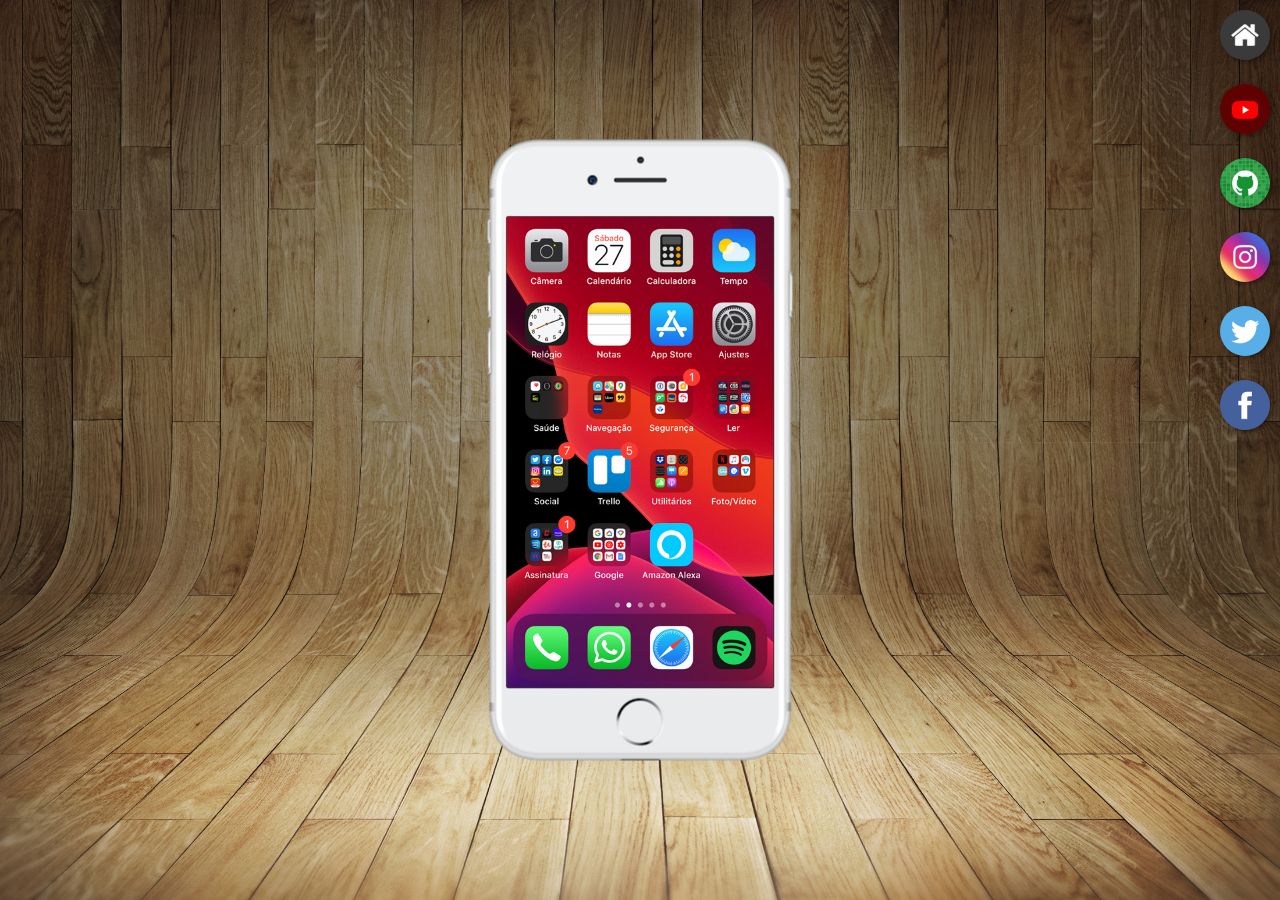
<file: index.html>
<!DOCTYPE html>
<html lang="en">
<head>
    <meta charset="UTF-8">
    <meta http-equiv="X-UA-Compatible" content="IE=edge">
    <meta name="viewport" content="width=device-width, initial-scale=1.0">
   <link rel="shortcut icon" href="imagens/favicon.ico" type="image/x-icon">
   <link rel="stylesheet" href="estilo/style.css">
    <title>Projeto Redes Sociais</title>
</head>
<body>
   <main>
    <section id="telefone">
       <iframe src="home.html" frameborder="0" name="tela" id="tela">
        Seu navegador não é compatível com isso.
       </iframe>
    </section>
    <section id="redes-sociais">
        <a href="home.html" target="tela"><img src="imagens/logo-home.jpg" alt="Home"></a><br>
        <a href="youtube.html" target="tela"><img src="imagens/logo-youtube.jpg" alt="Youtube"></a><br>
        <a href="github.html" target="tela"><img src="imagens/logo-github.jpg" alt="GitHub"></a><br>
        <a href="instagram.html" target="tela"><img src="imagens/logo-instagram.jpg" alt="Instagram"></a><br>
        <a href="twitter.html" target="tela"><img src="imagens/logo-twitter.jpg" alt="Twitter"></a><br>
        <a href="facebook.html" target="tela"><img src="imagens/logo-facebook.jpg" alt="Facebook"></a><br>
  
    </section>
   </main>
</body>
</html>
</file>
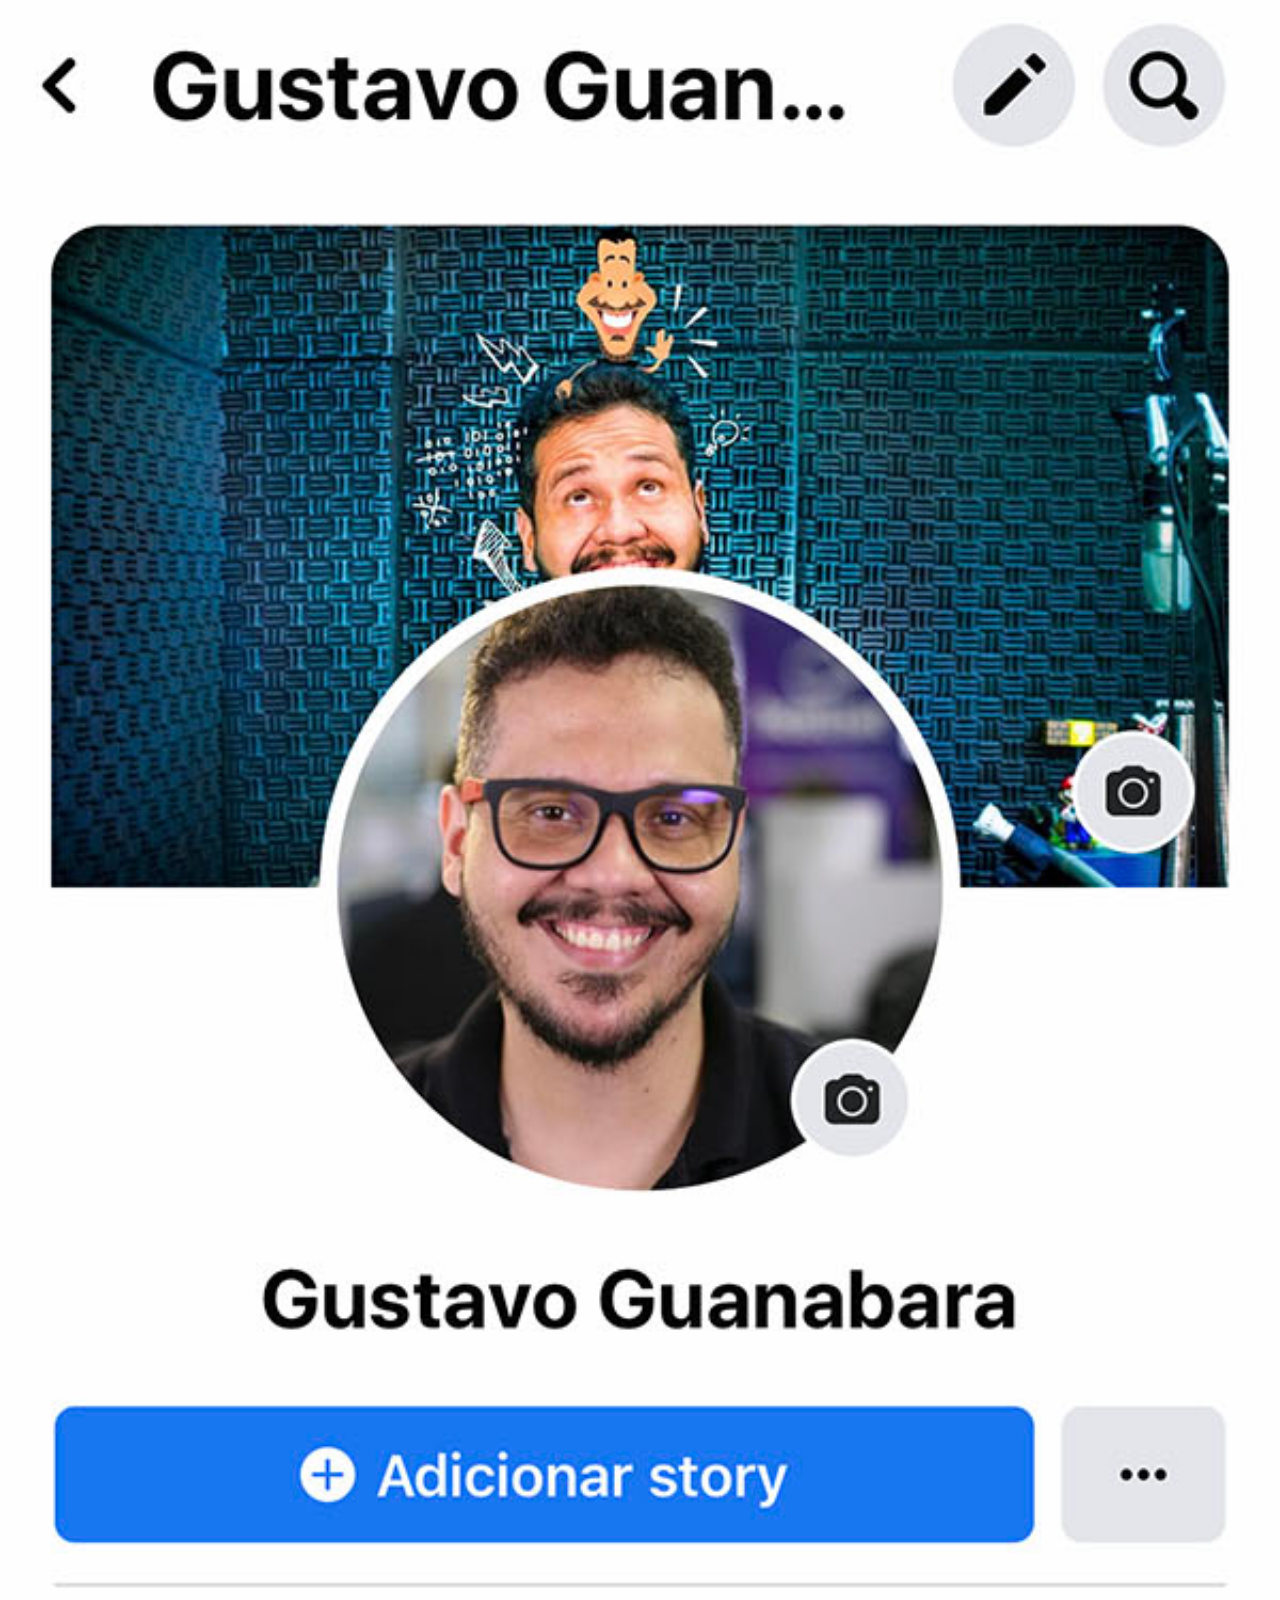
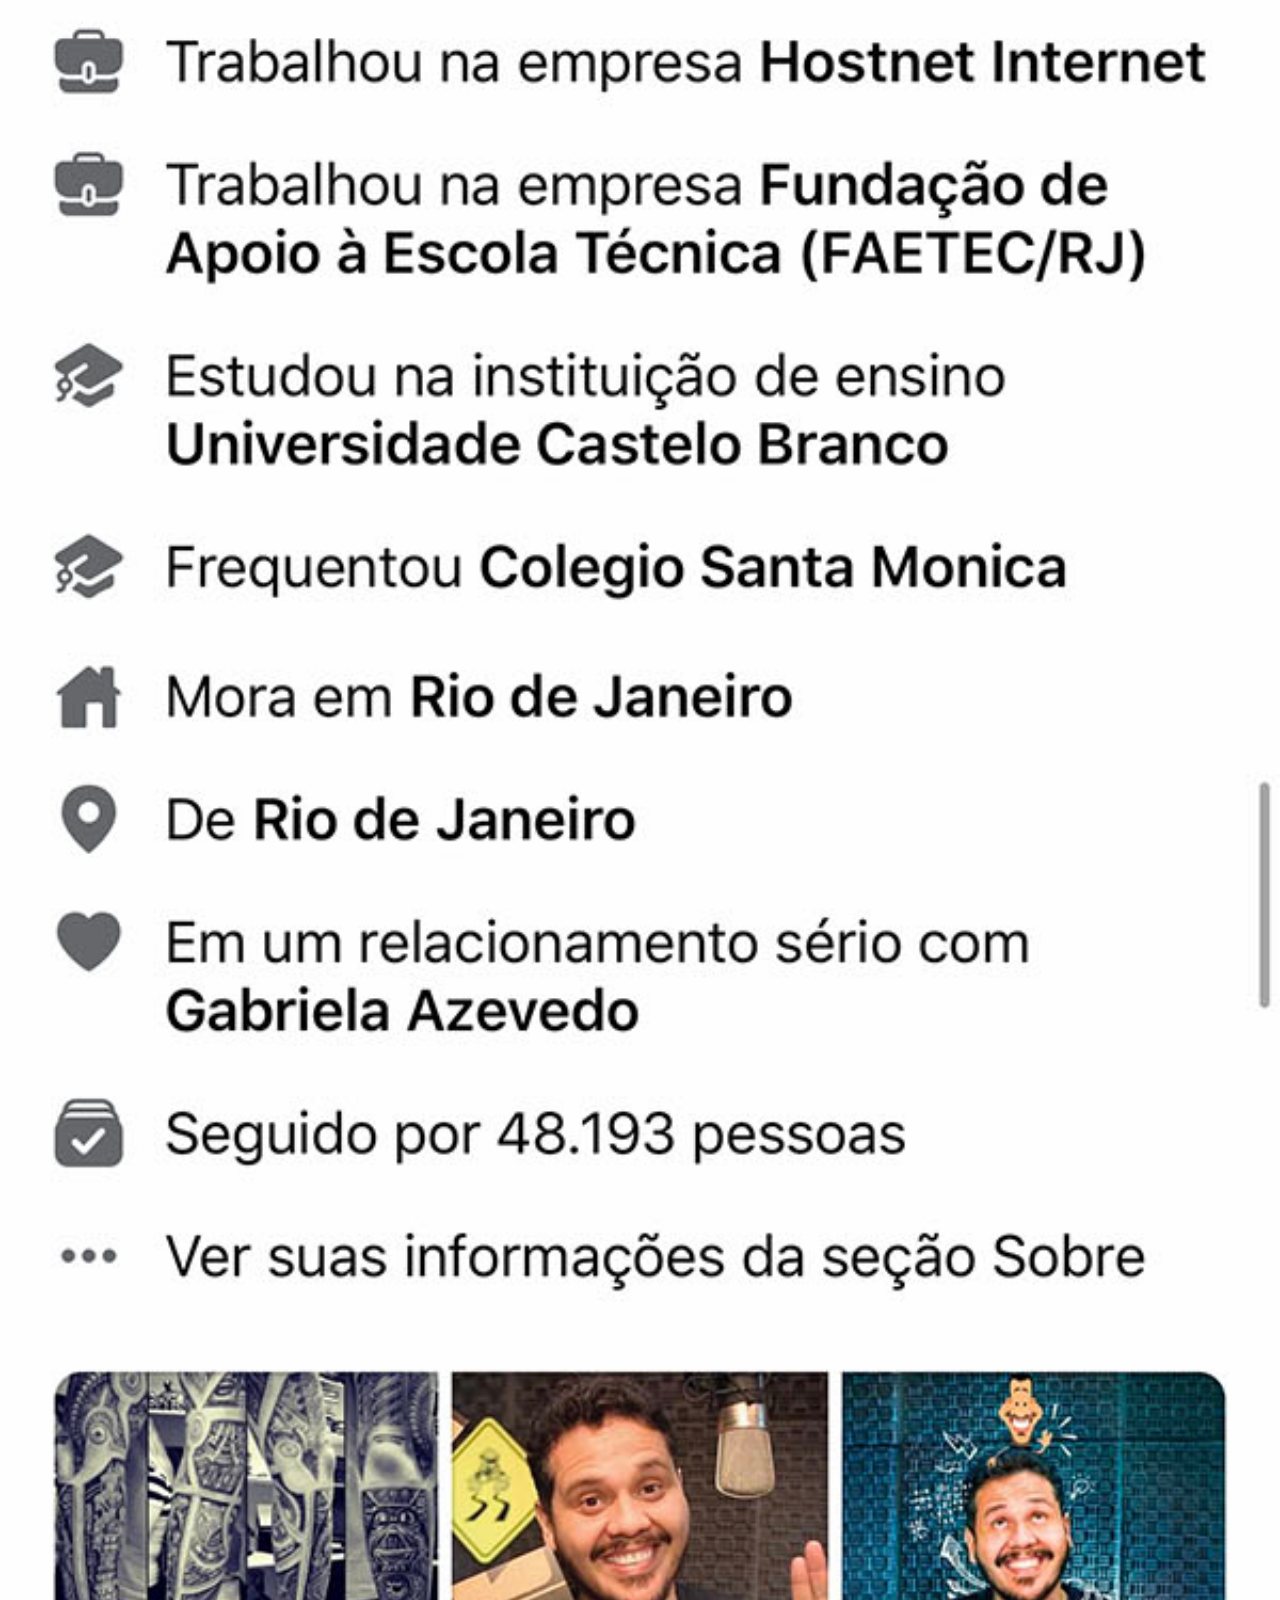
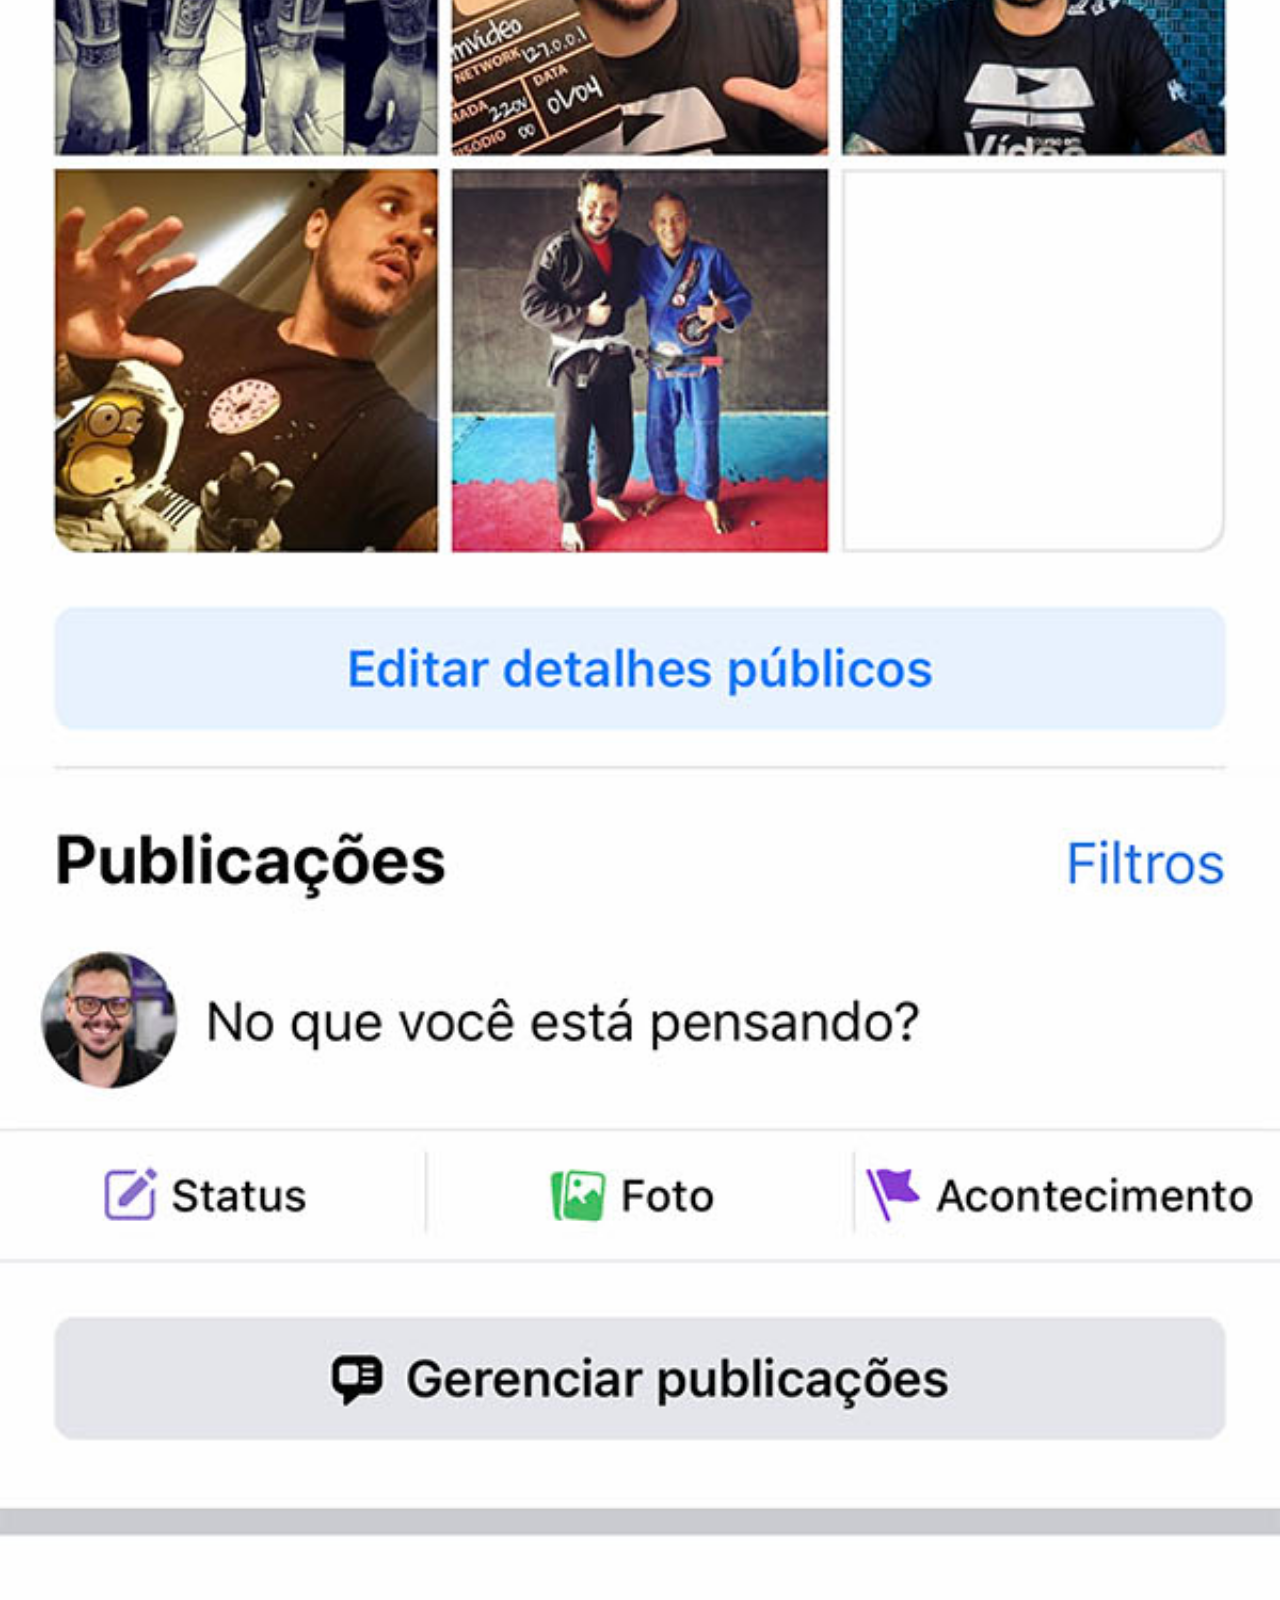
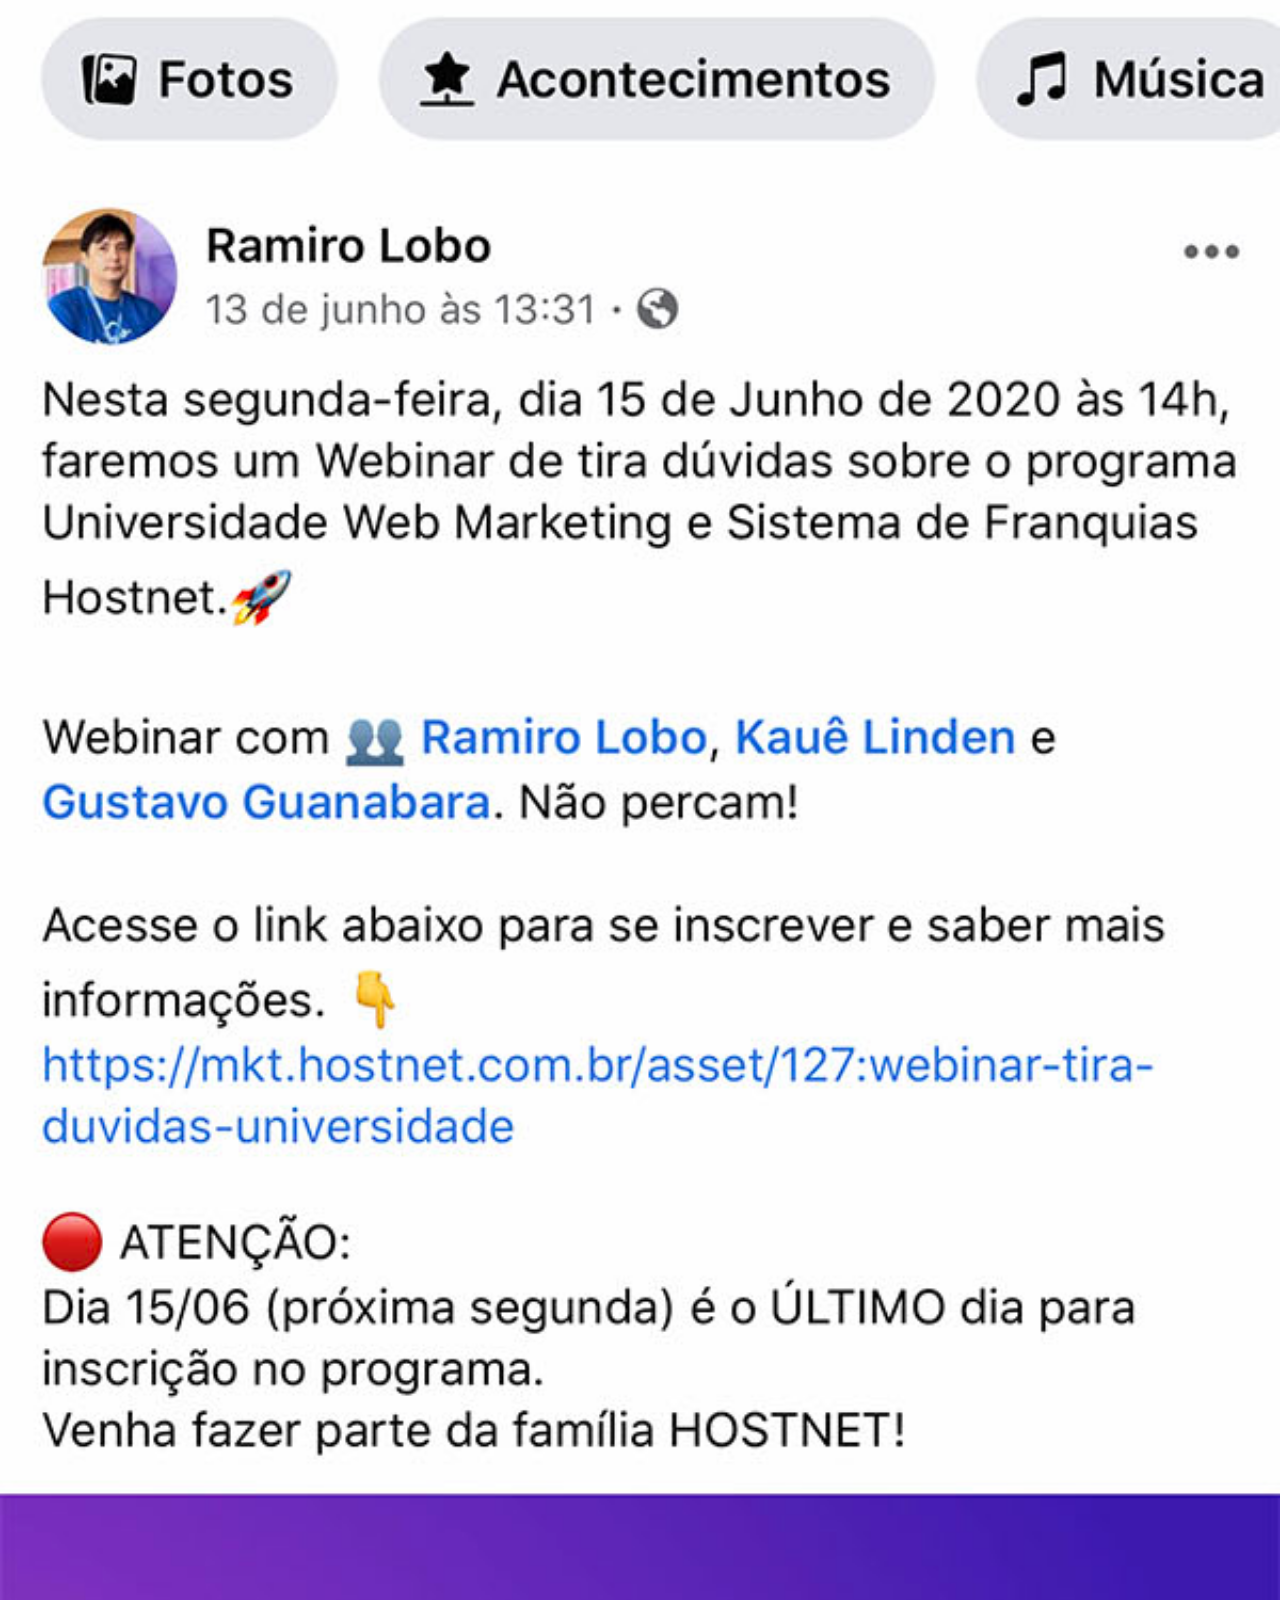
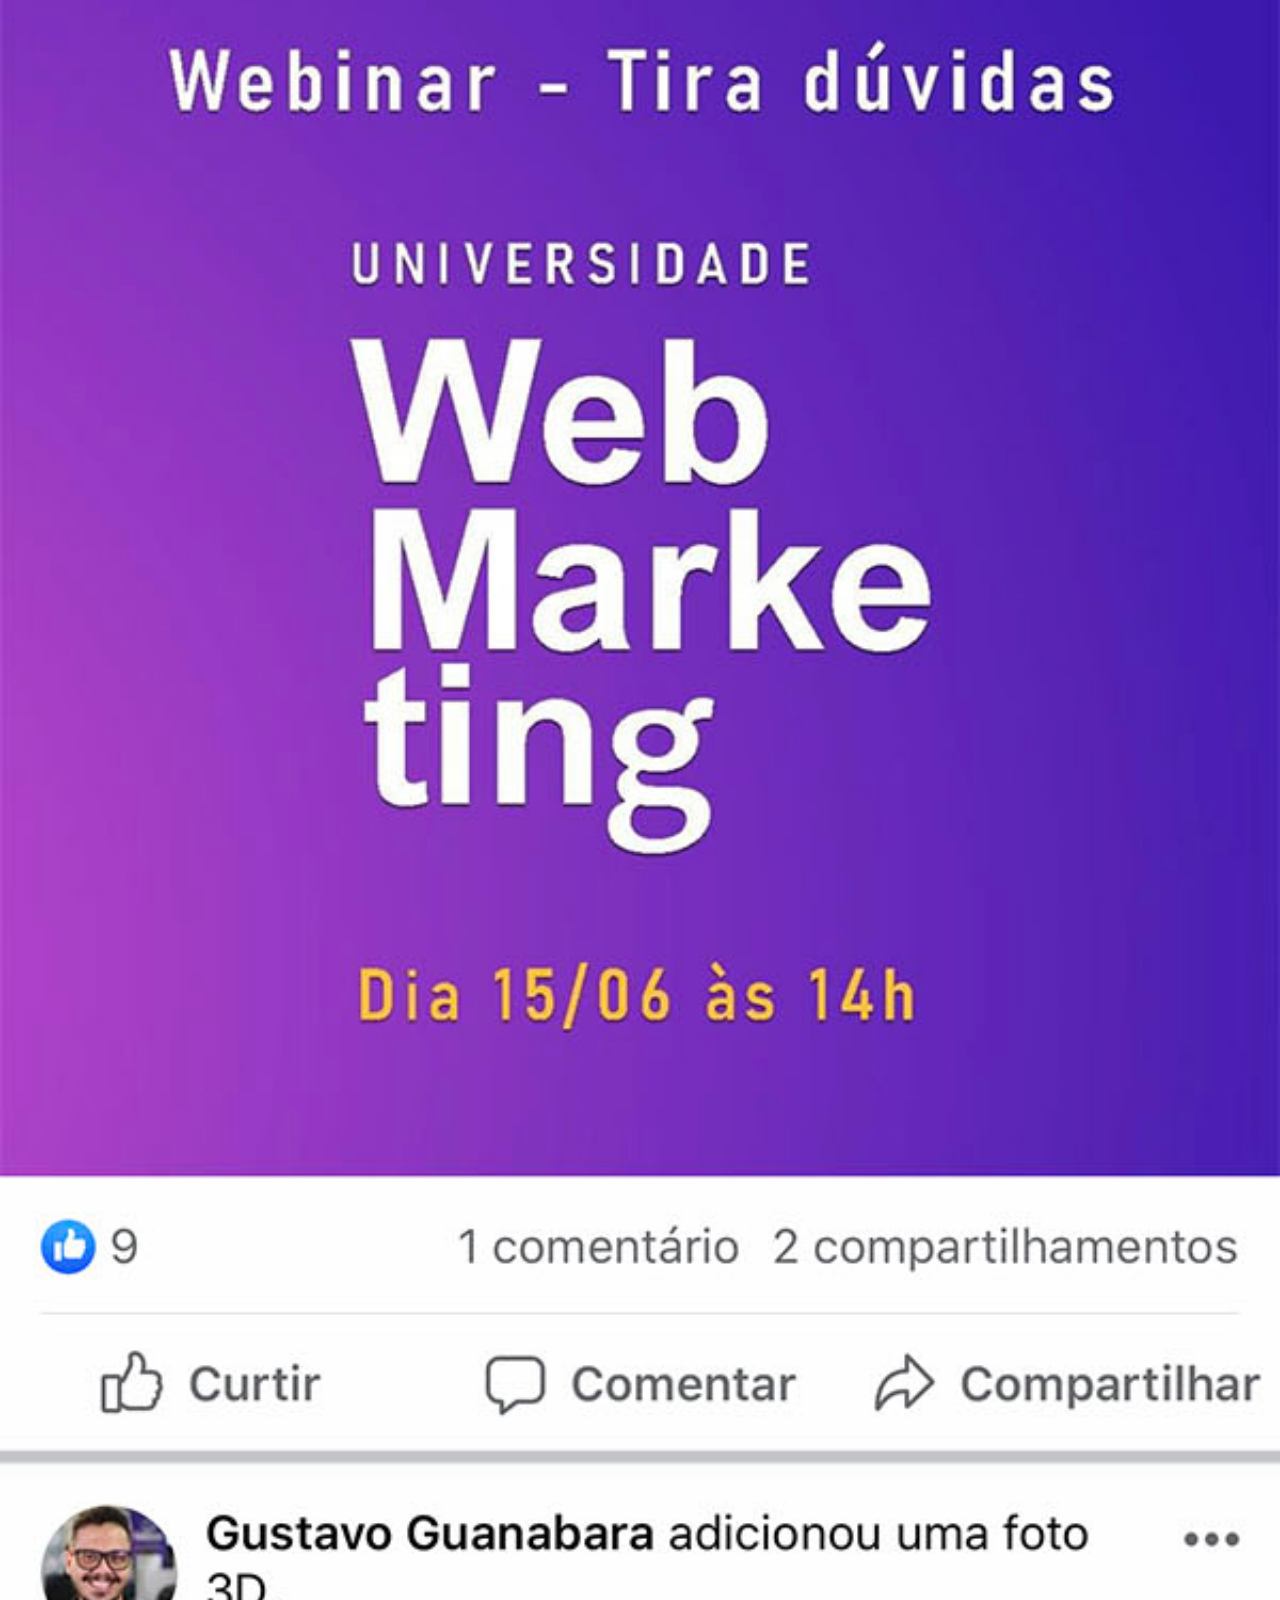
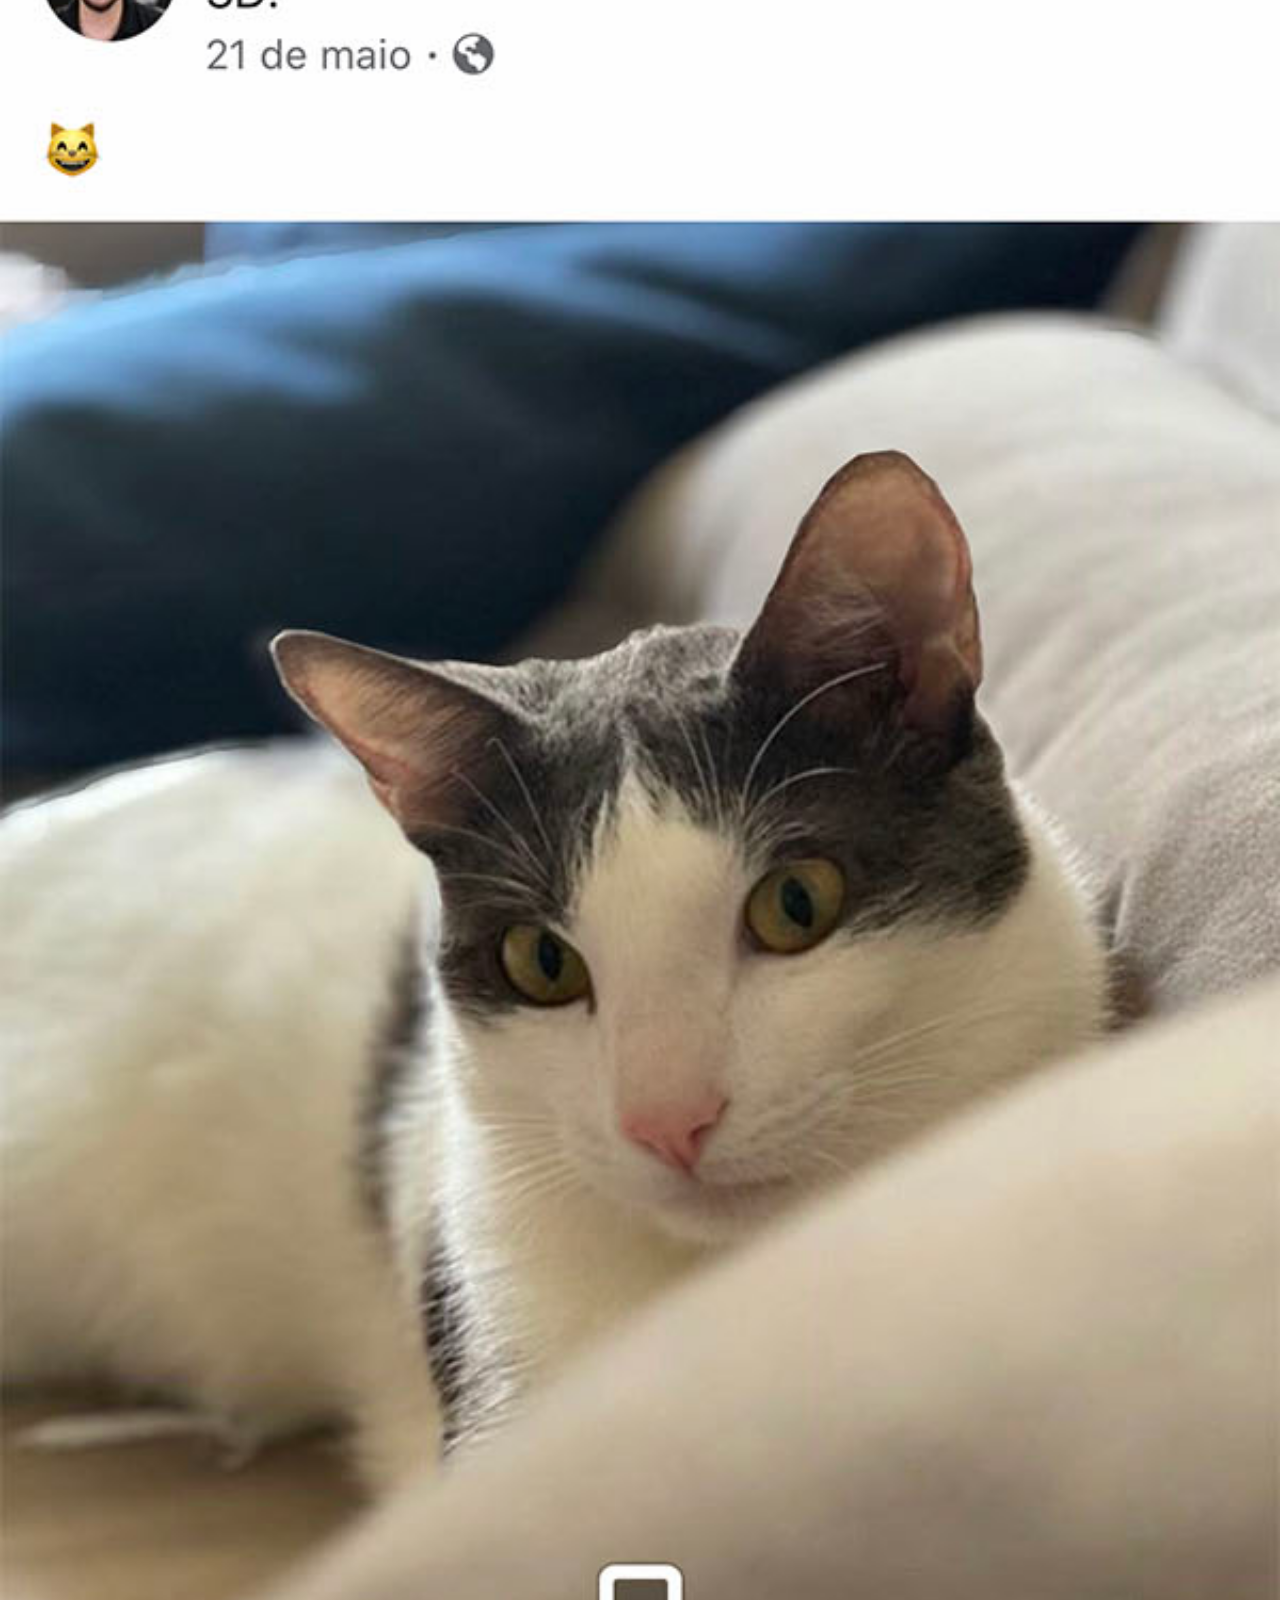
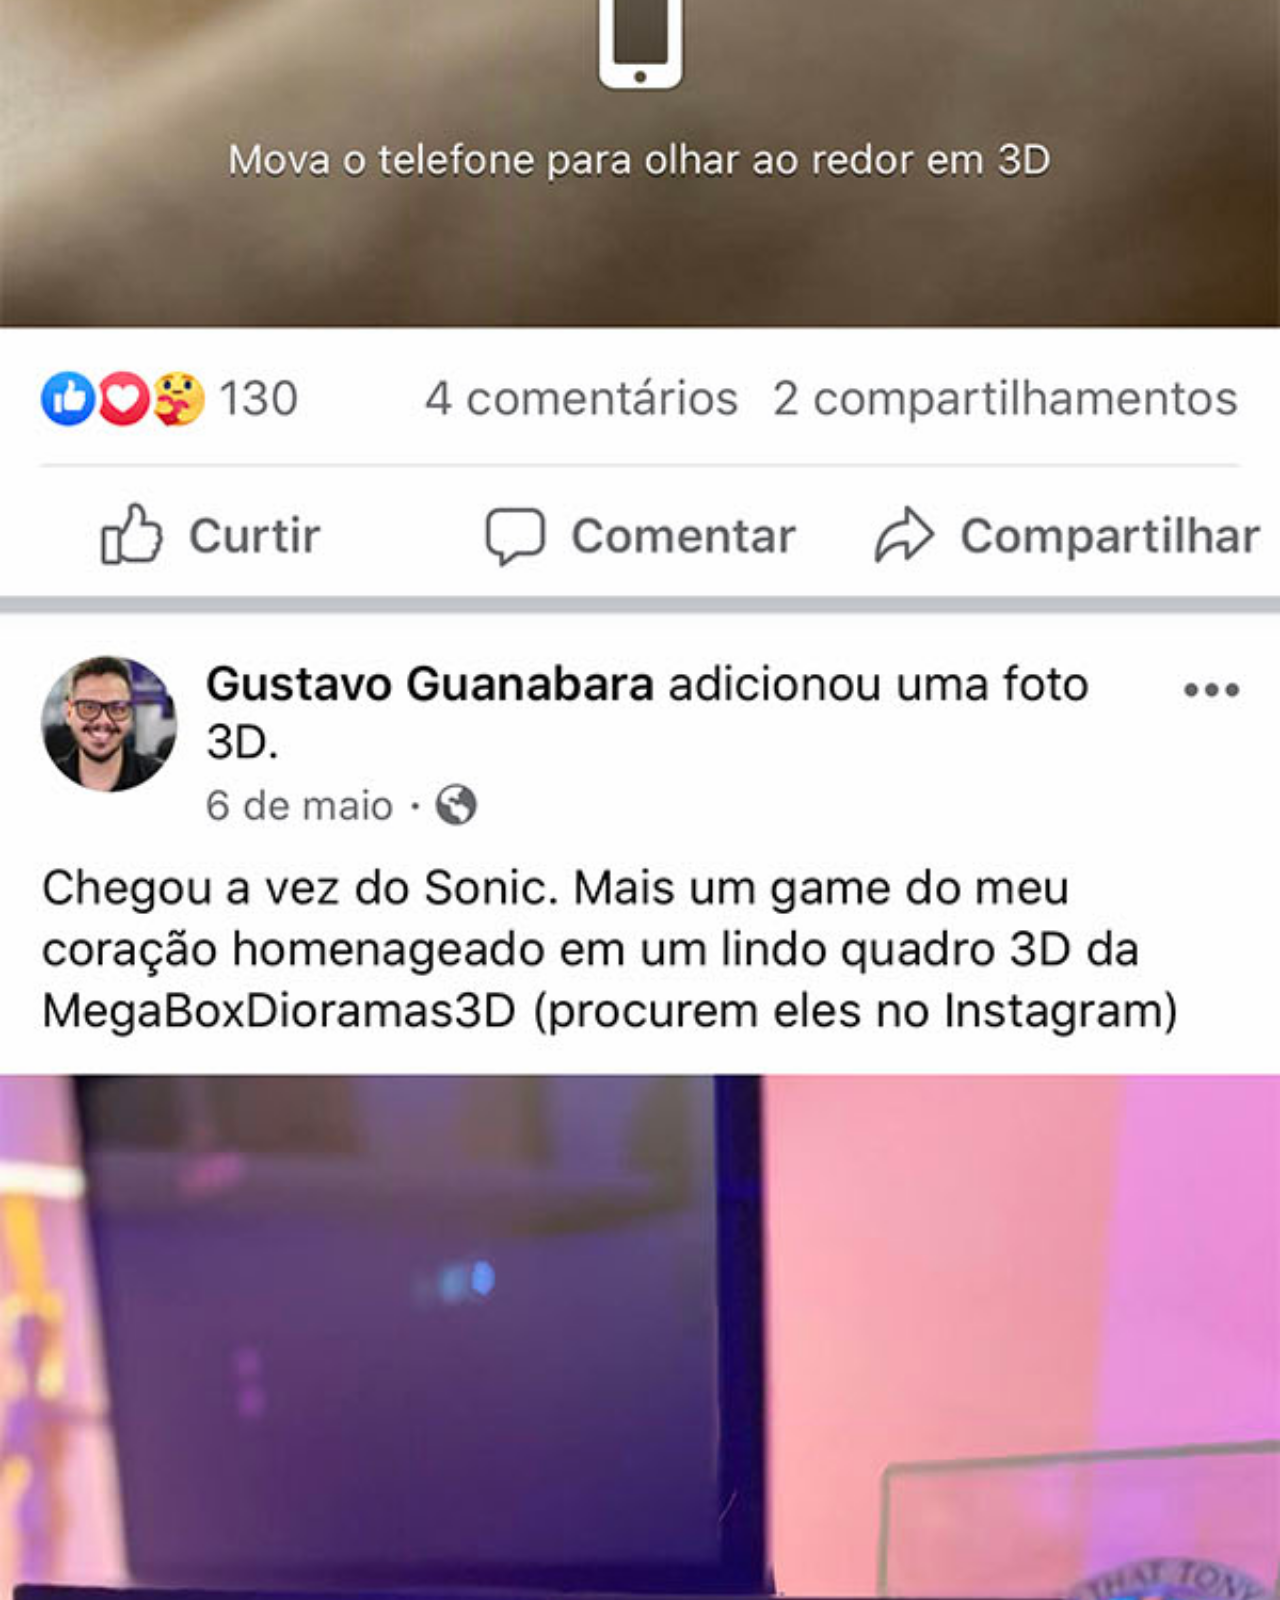
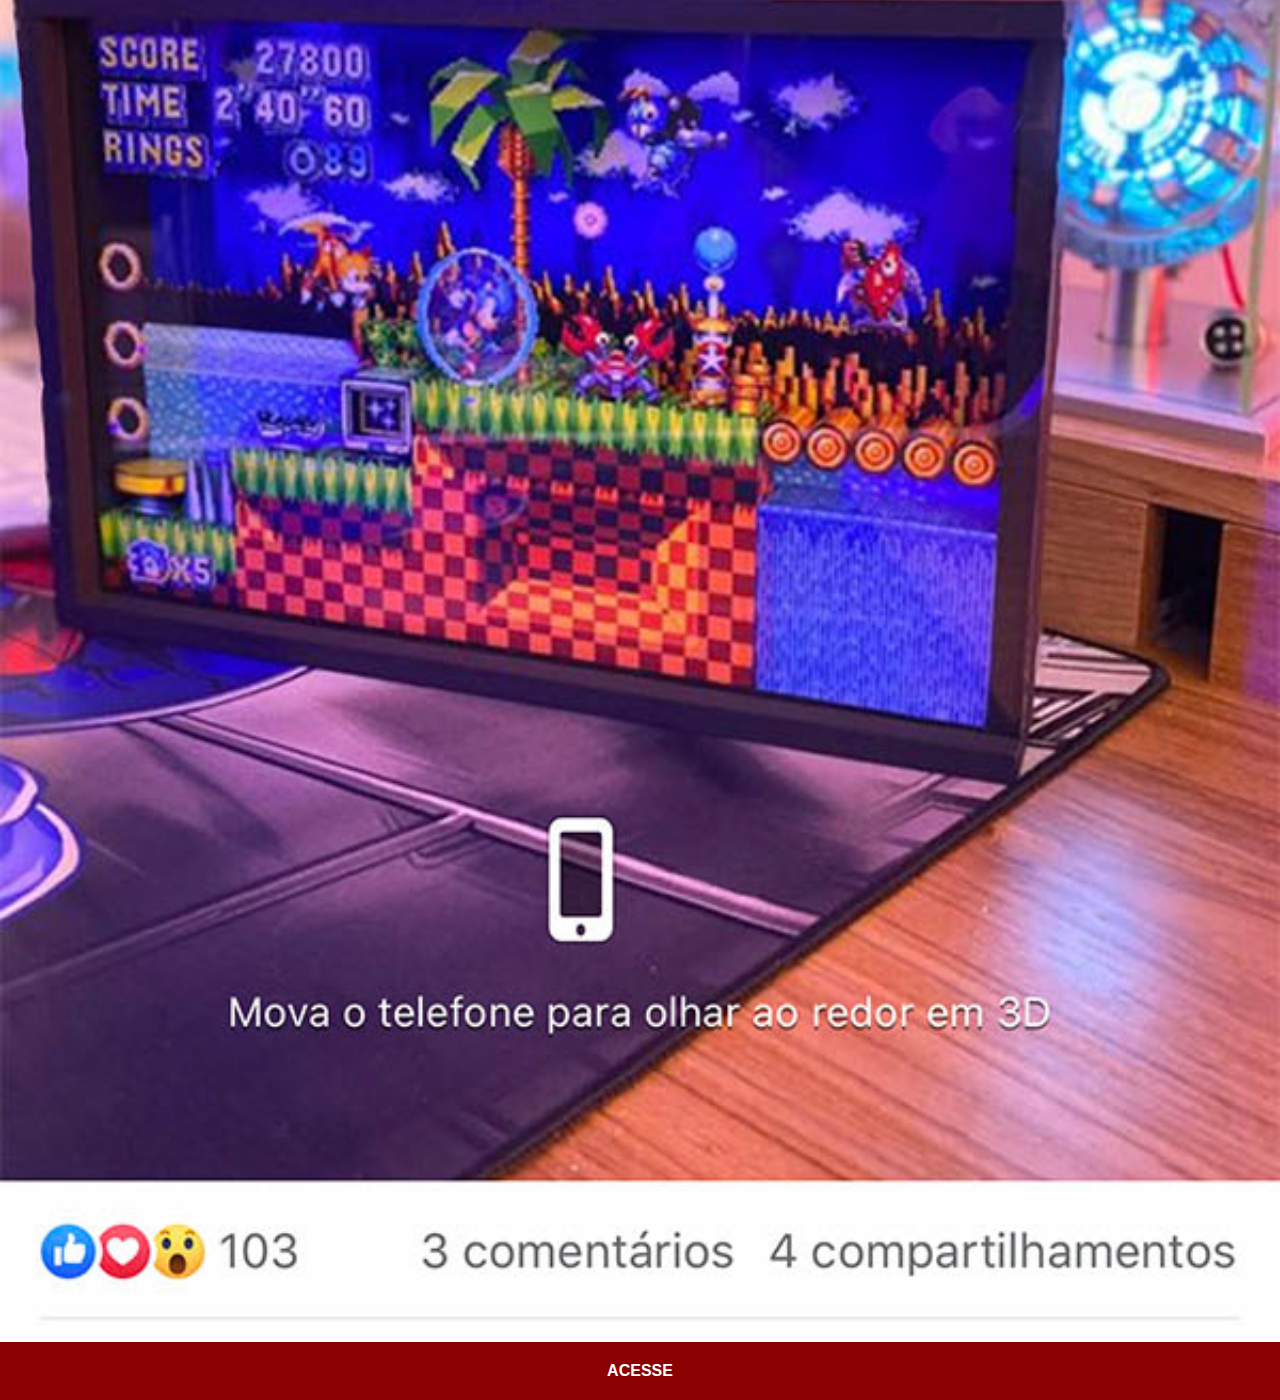
<file: facebook.html>
<!DOCTYPE html>
<html lang="en">
<head>
    <meta charset="UTF-8">
    <meta http-equiv="X-UA-Compatible" content="IE=edge">
    <meta name="viewport" content="width=device-width, initial-scale=1.0">
    <title>Facebook</title>
    <link rel="stylesheet" href="estilos/social.css">
</head>
<body>
    <img src="imagens/tela-facebook.jpg" alt="Facebook">
    <a href="https://www.facebook.com/marcone.silv.3/" target="_blank">ACESSE</a>
</body>
</html>
</file>
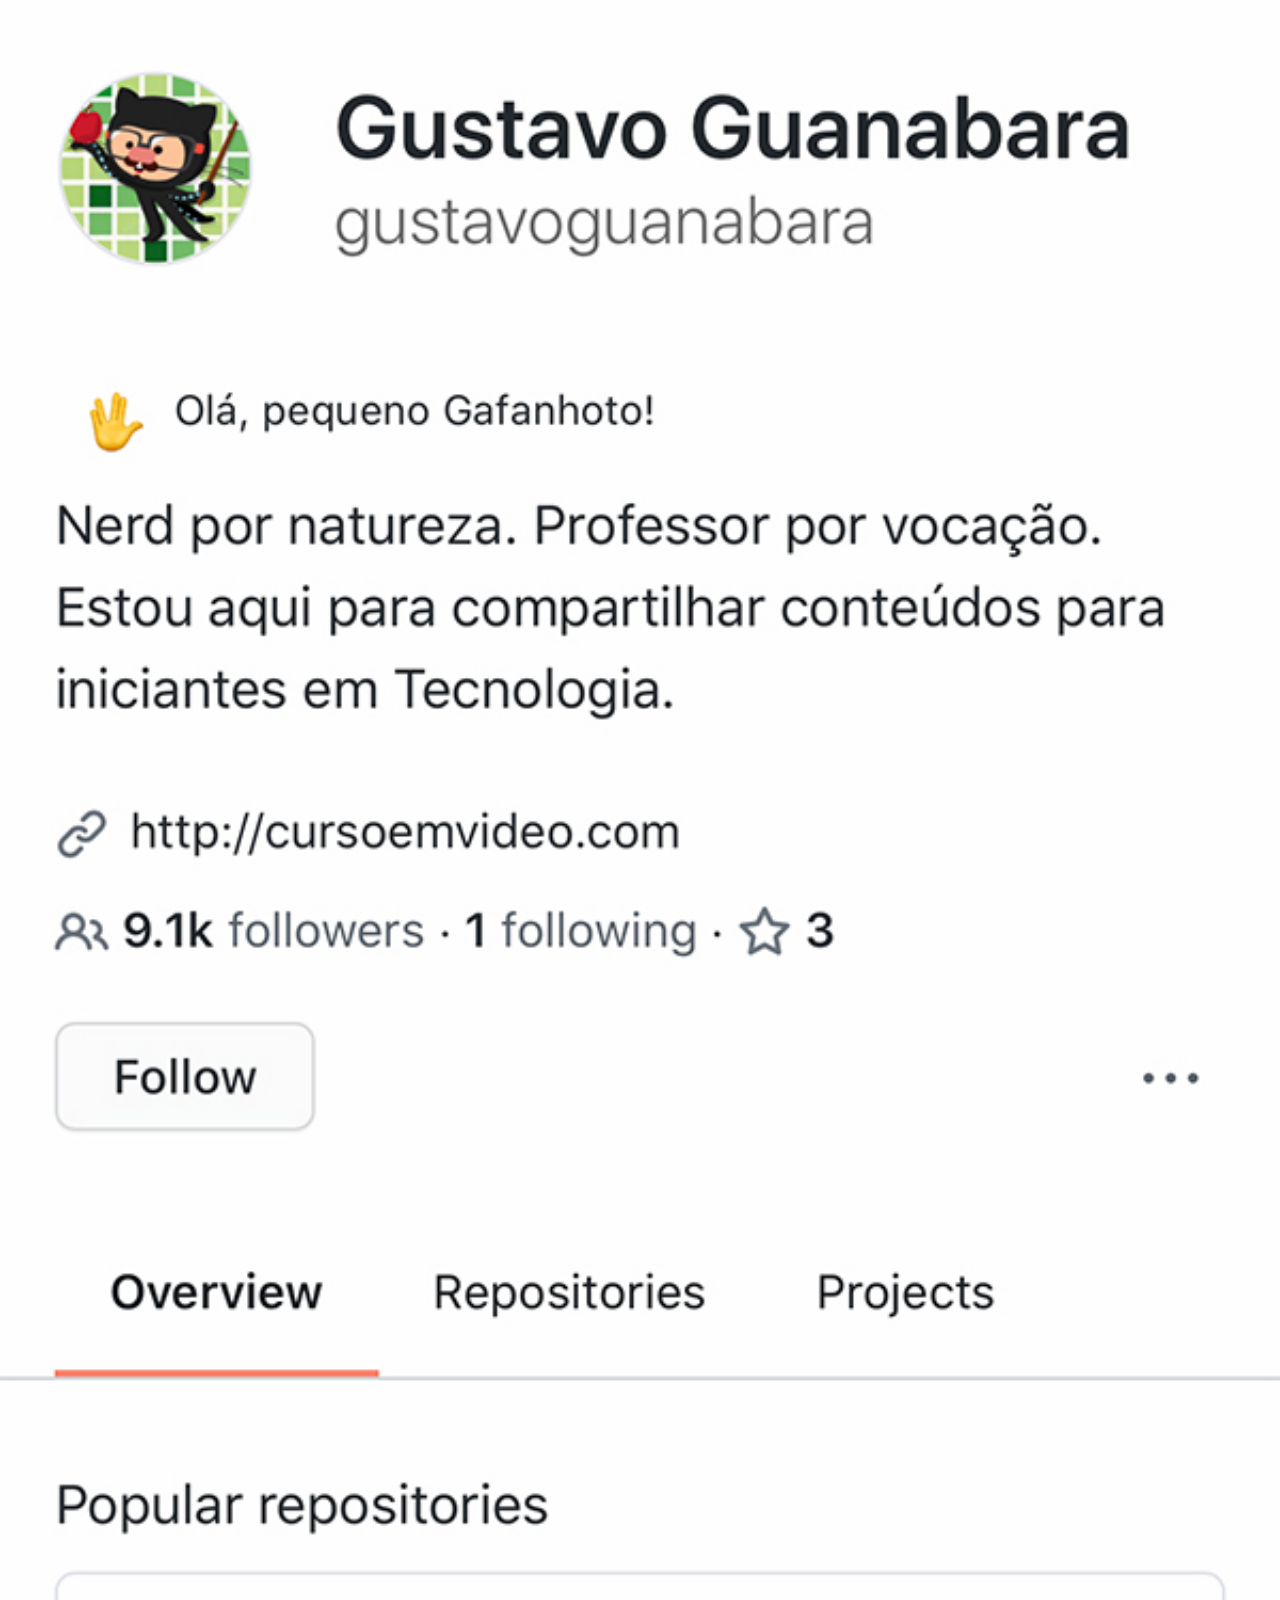
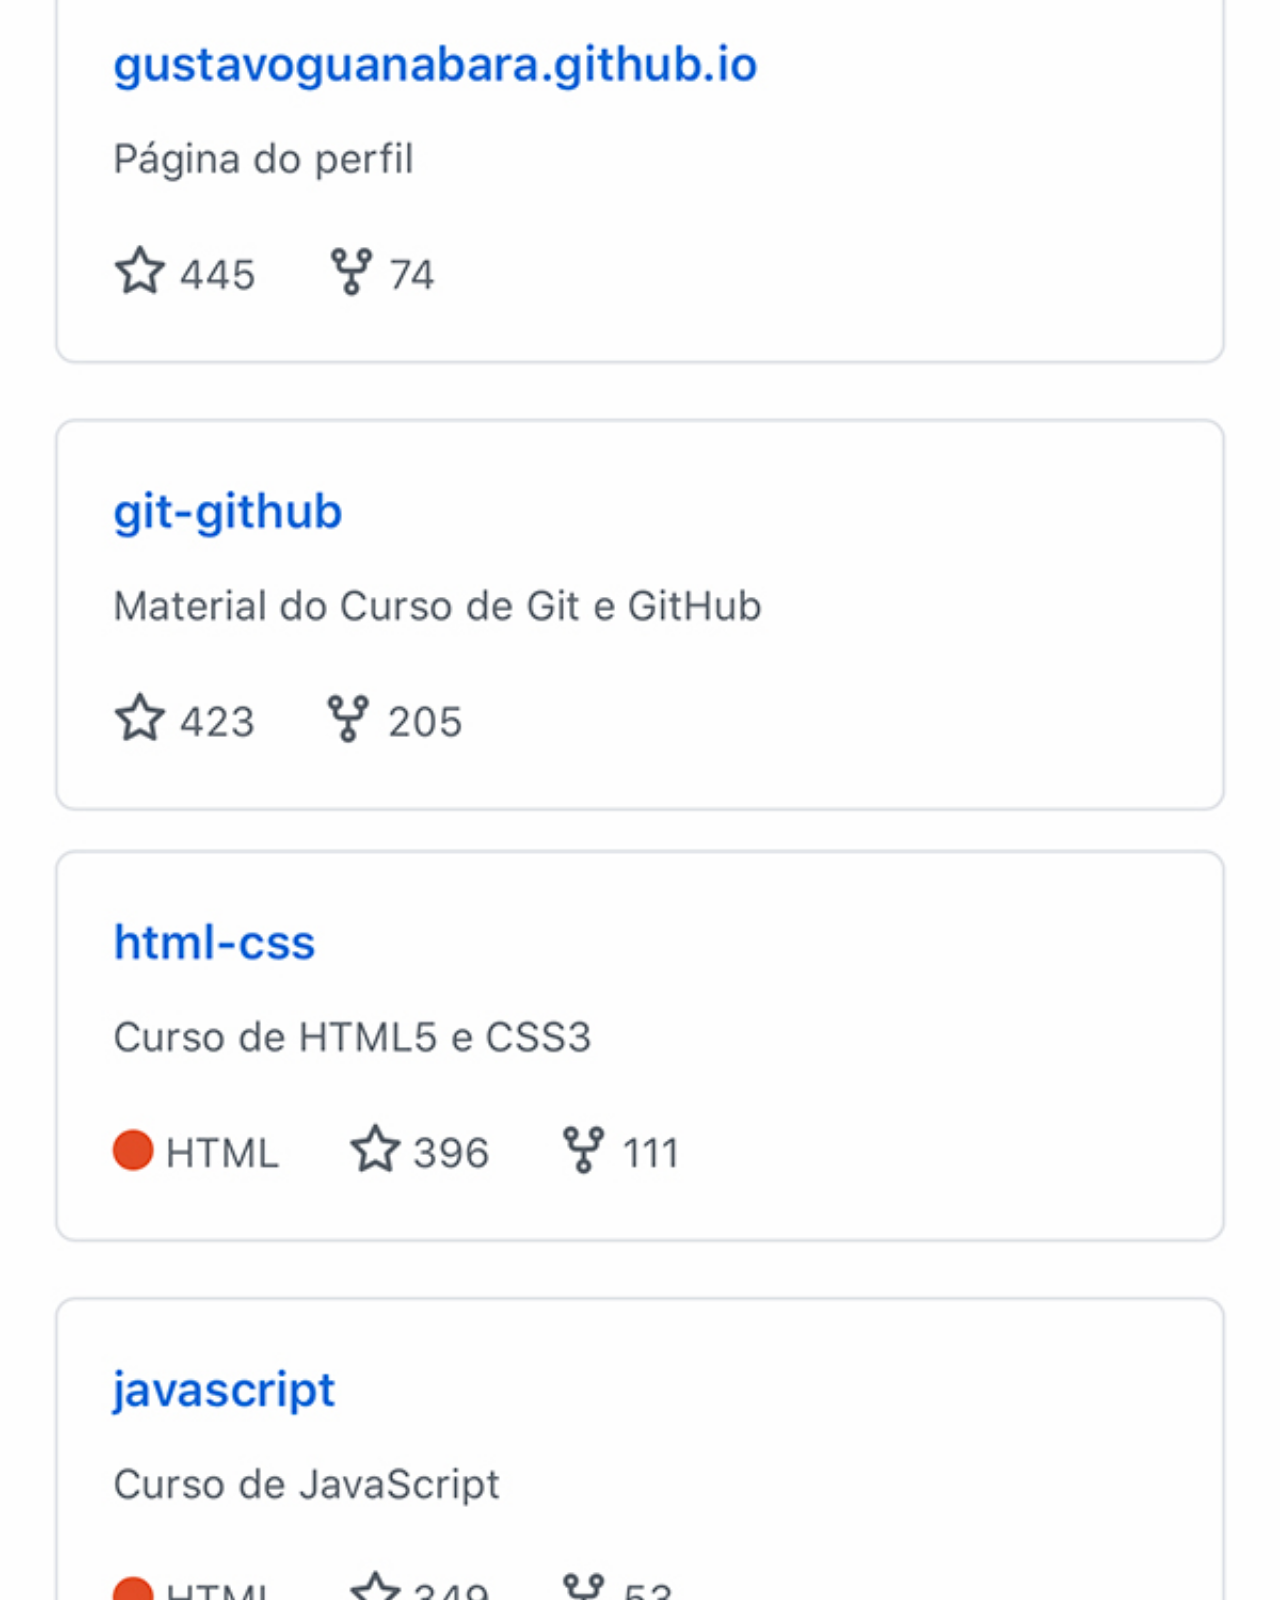
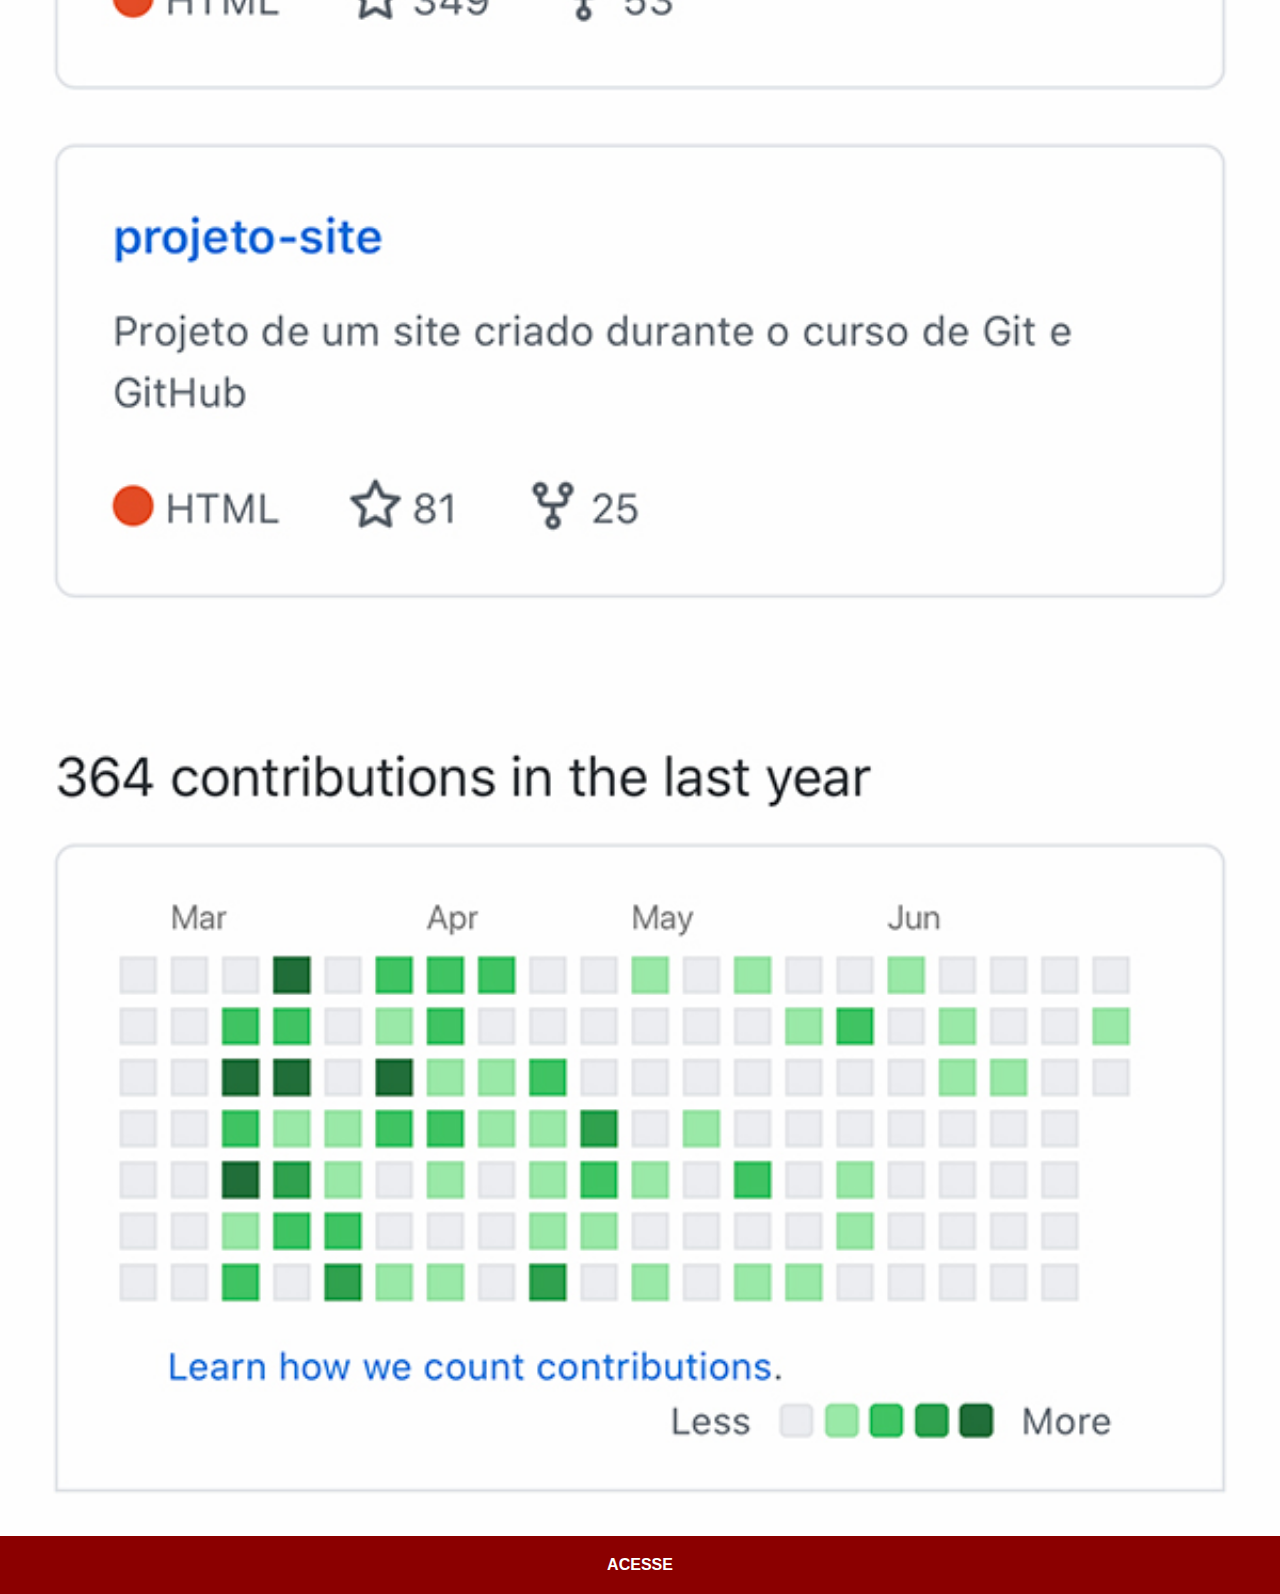
<file: github.html>
<!DOCTYPE html>
<html lang="en">
<head>
    <meta charset="UTF-8">
    <meta http-equiv="X-UA-Compatible" content="IE=edge">
    <meta name="viewport" content="width=device-width, initial-scale=1.0">
    <title>GitHub</title>
    <link rel="stylesheet" href="estilos/social.css">
</head>
<body>
    <img src="imagens/tela-github.jpg" alt="GitHub">
    <a href="https://github.com/marconesb" target="_blank">ACESSE</a>
</body>
</html>
</file>
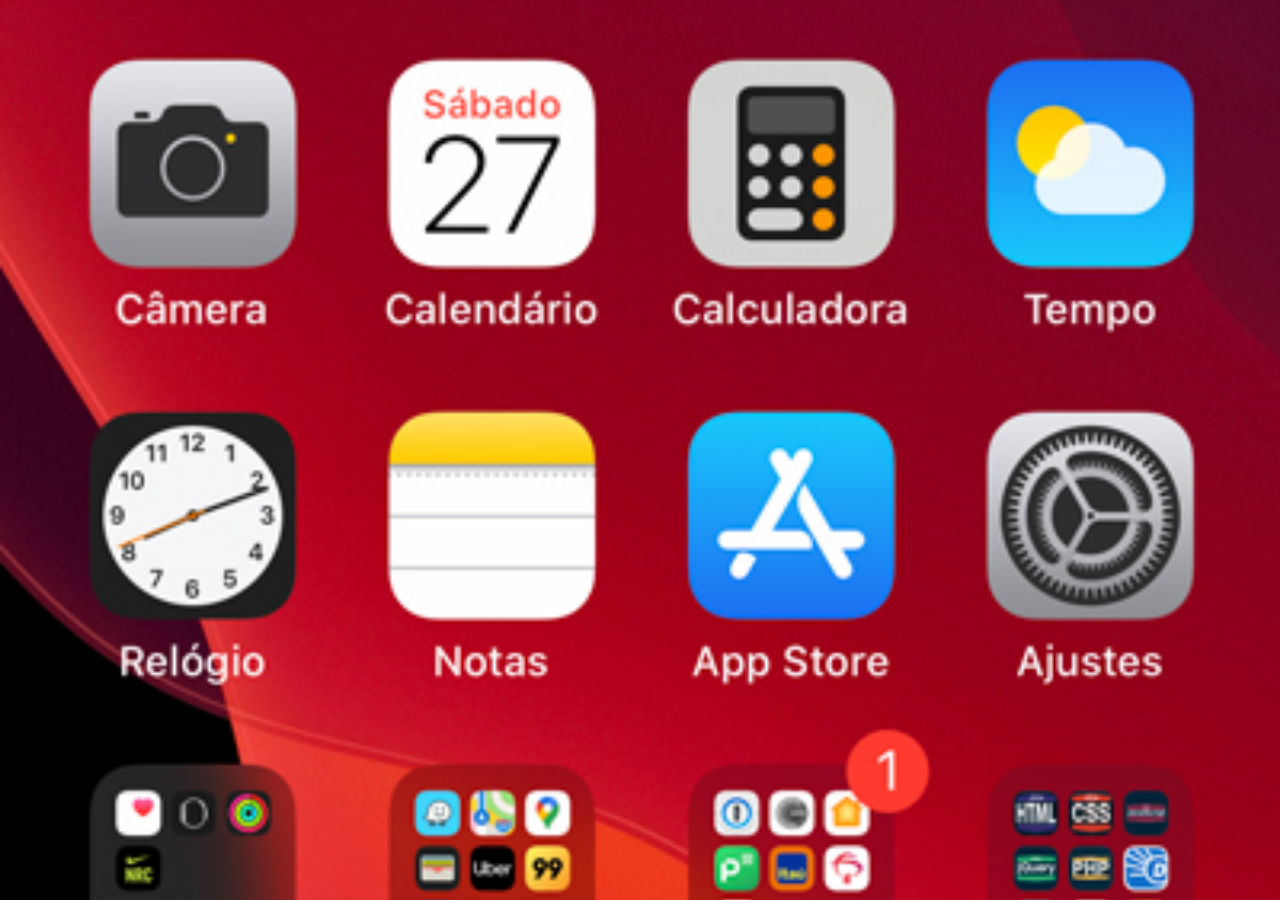
<file: home.html>
<!DOCTYPE html>
<html lang="en">
<head>
    <meta charset="UTF-8">
    <meta http-equiv="X-UA-Compatible" content="IE=edge">
    <meta name="viewport" content="width=device-width, initial-scale=1.0">
    <title>Home</title>
    <style>
        *{
            margin: 0px;
            padding: 0px;
        }


        body{
            width: 100vw;
            height: 100vh;
            background: black url('imagens/tela-home.jpg') no-repeat top center;
            background-size: cover;
        }
    </style>
</head>
<body>
    
</body>
</html>
</file>
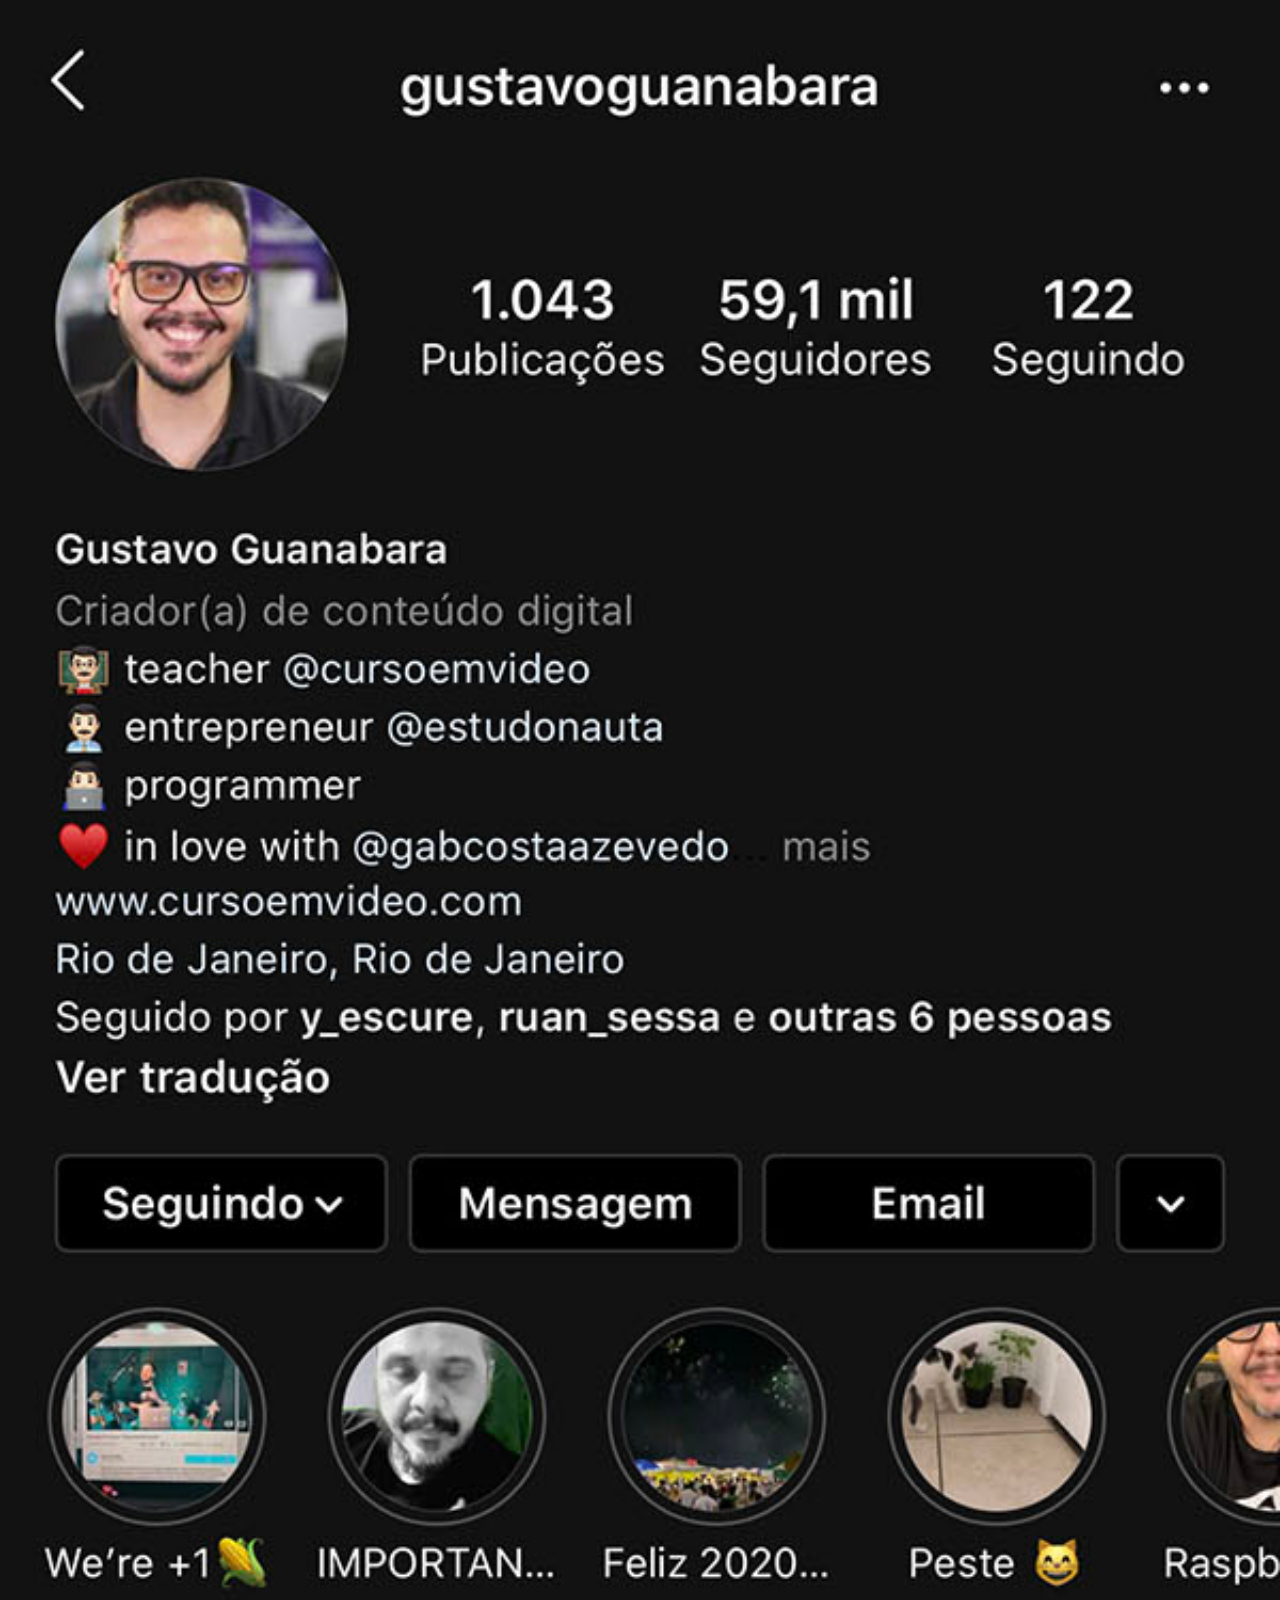
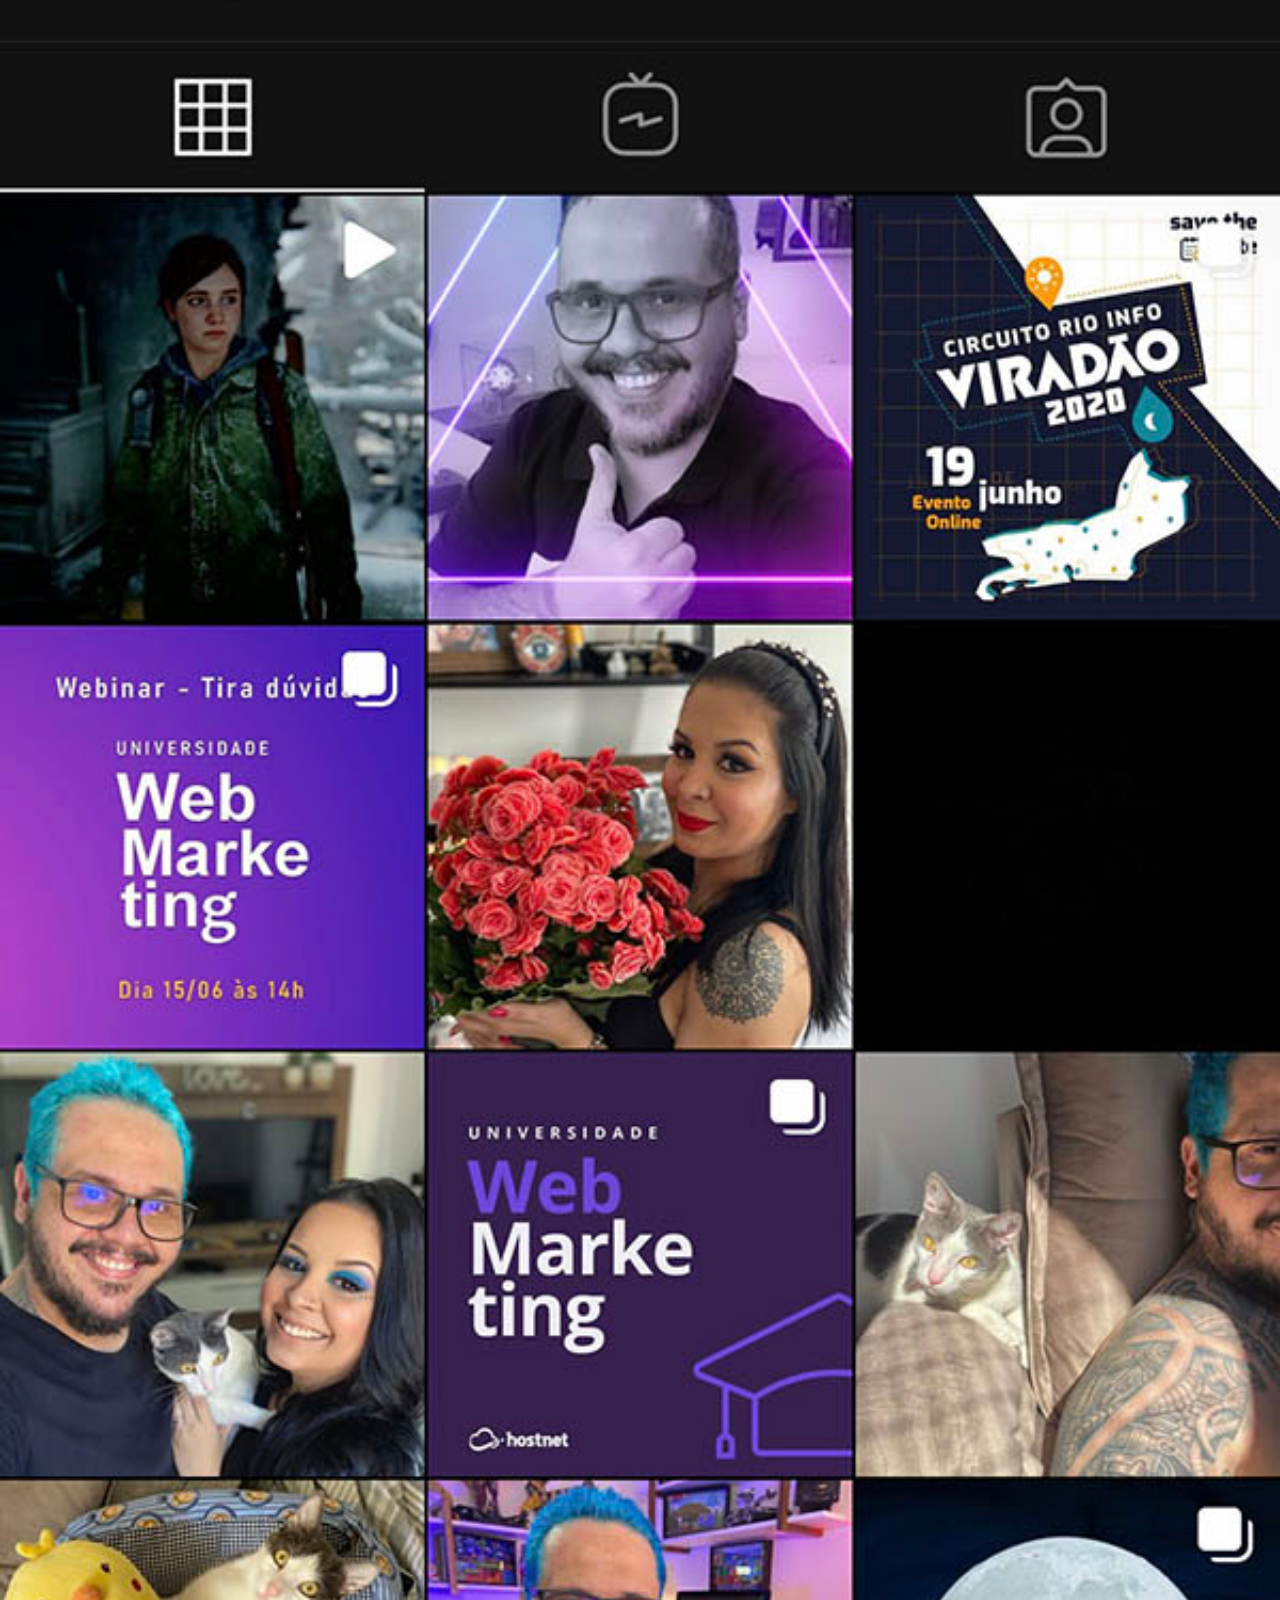
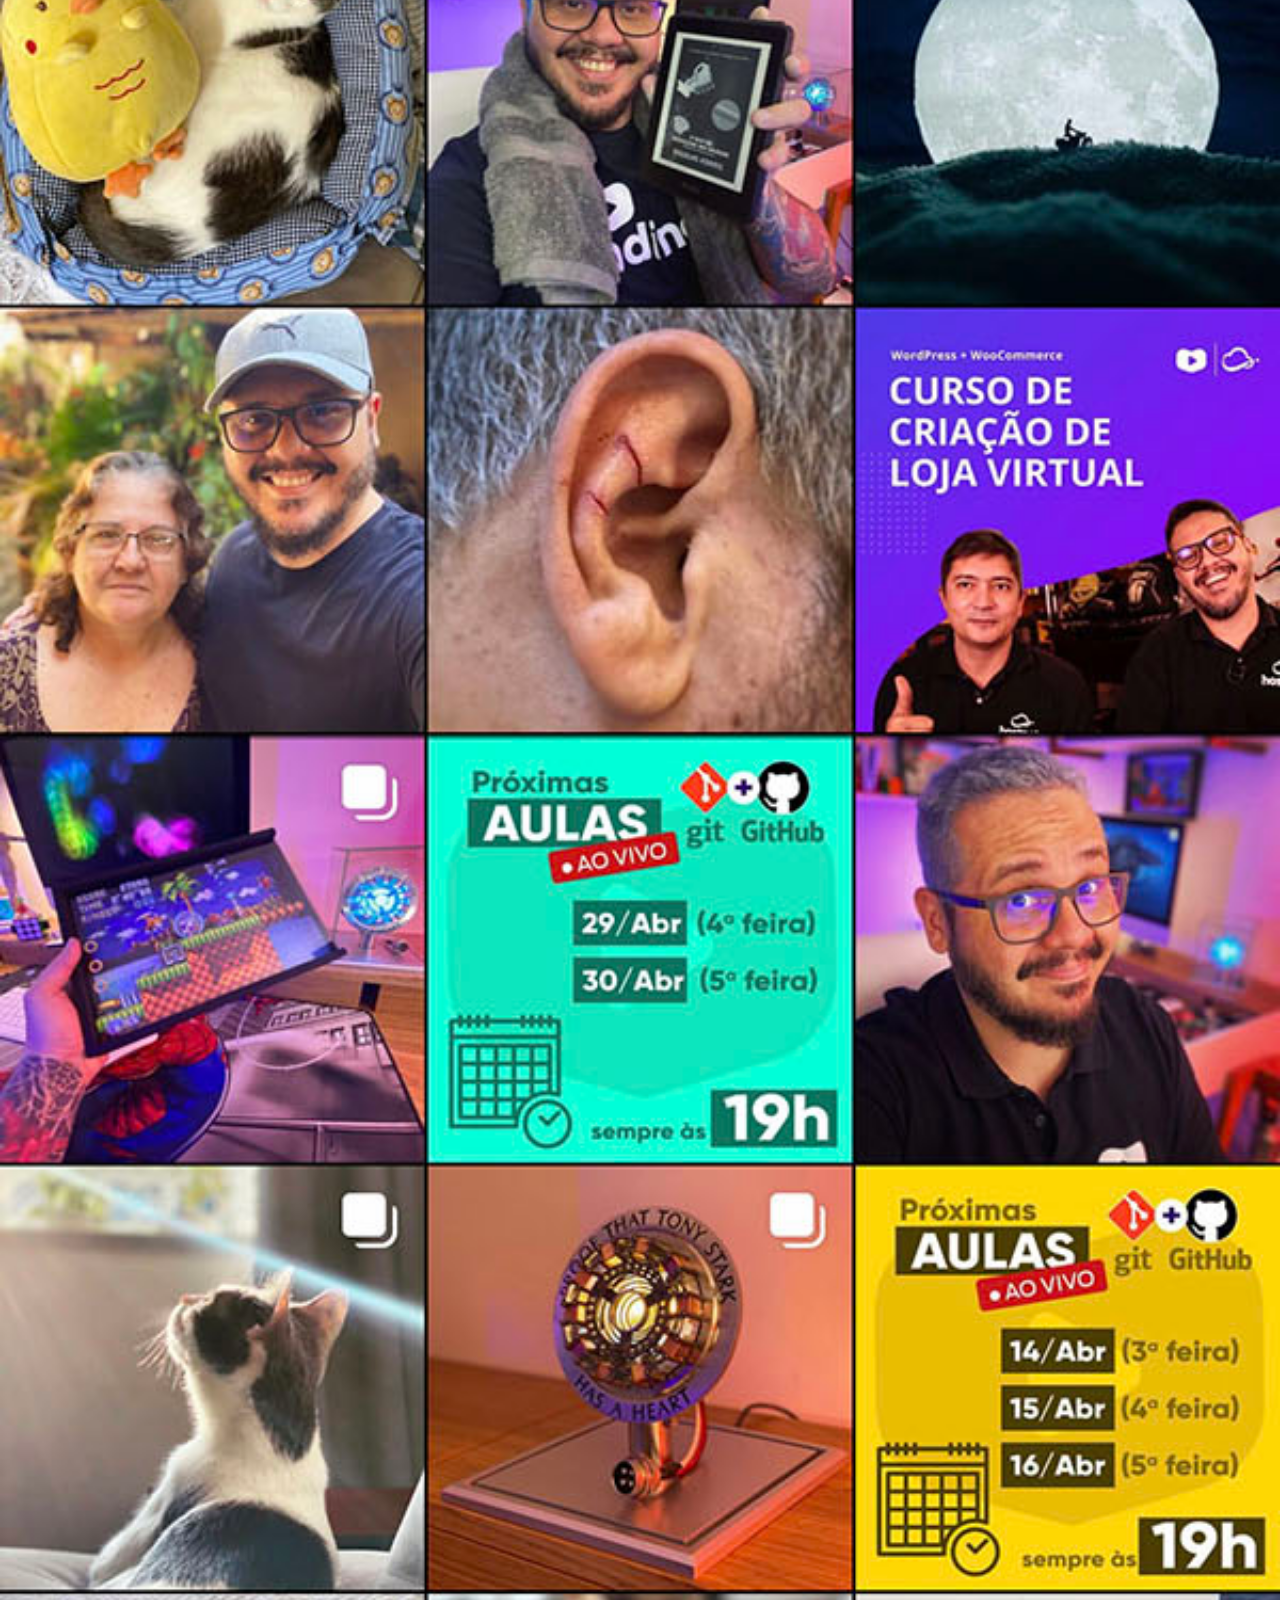
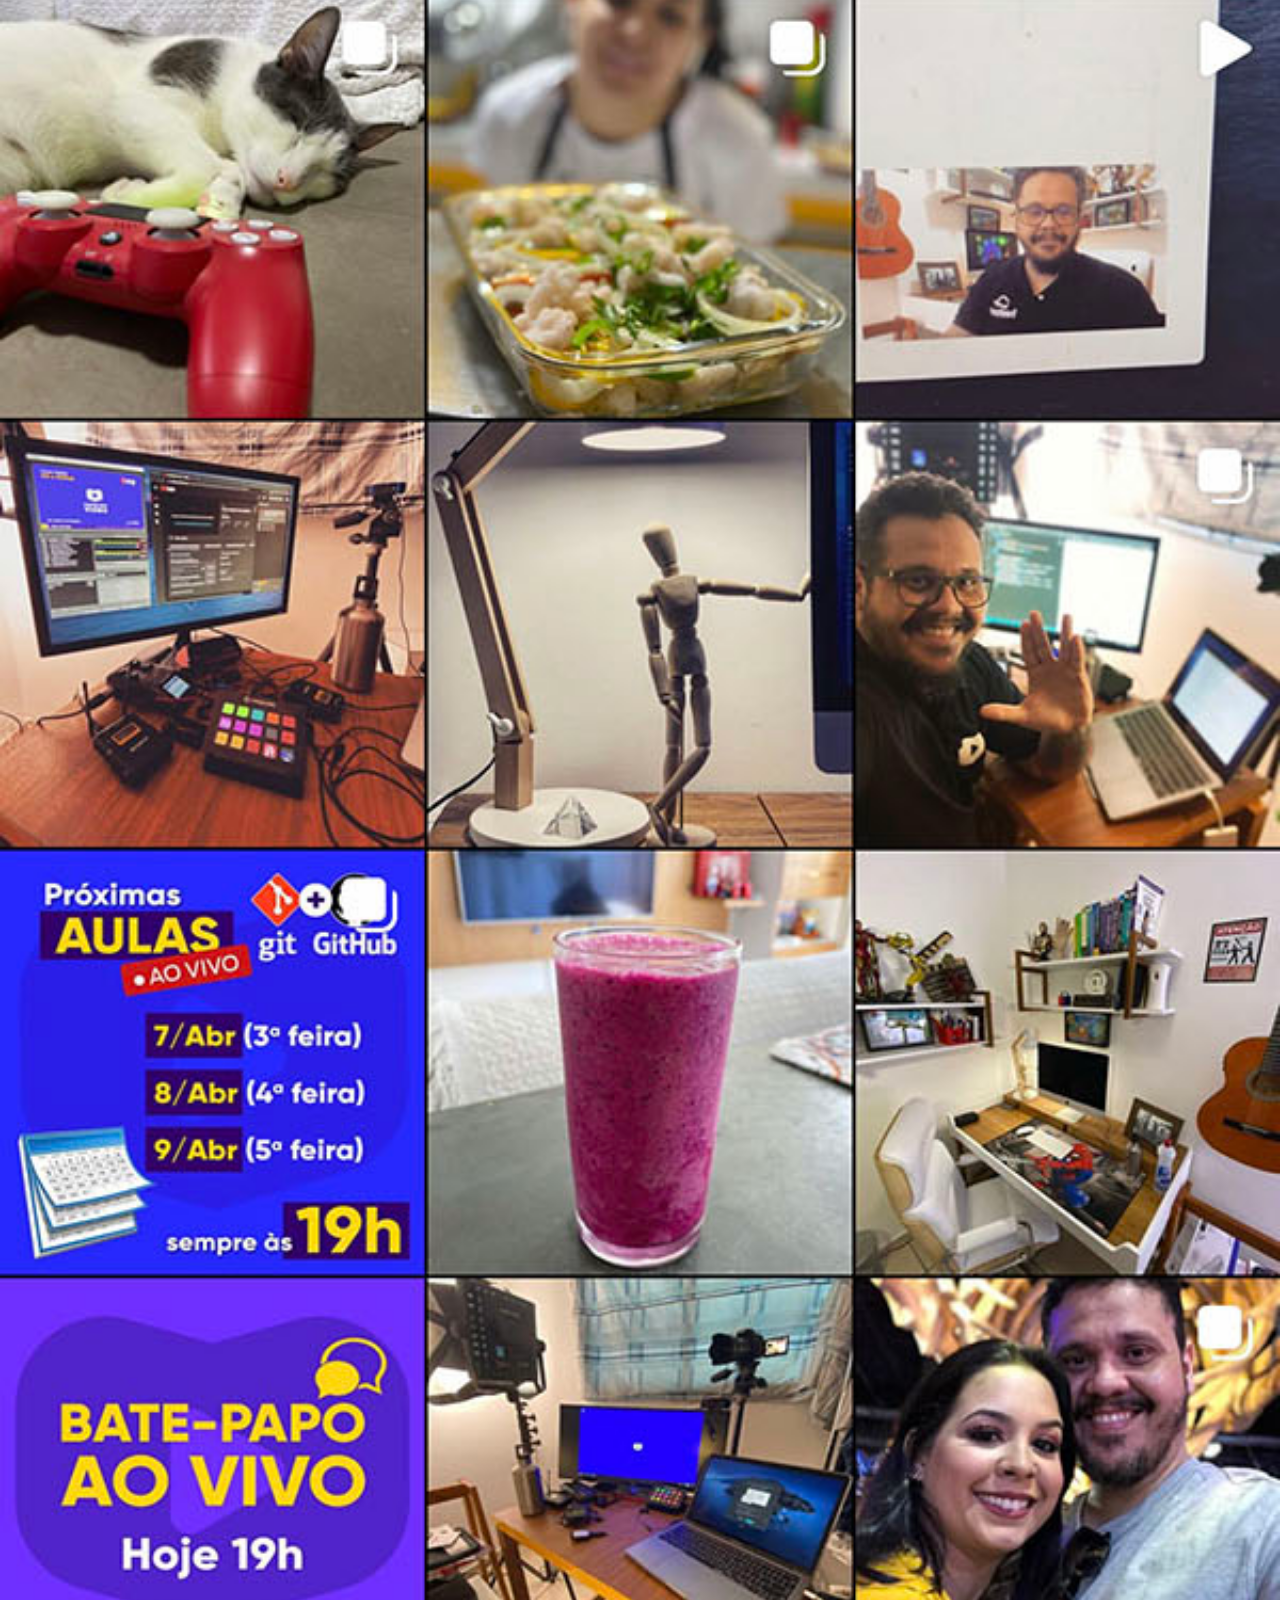
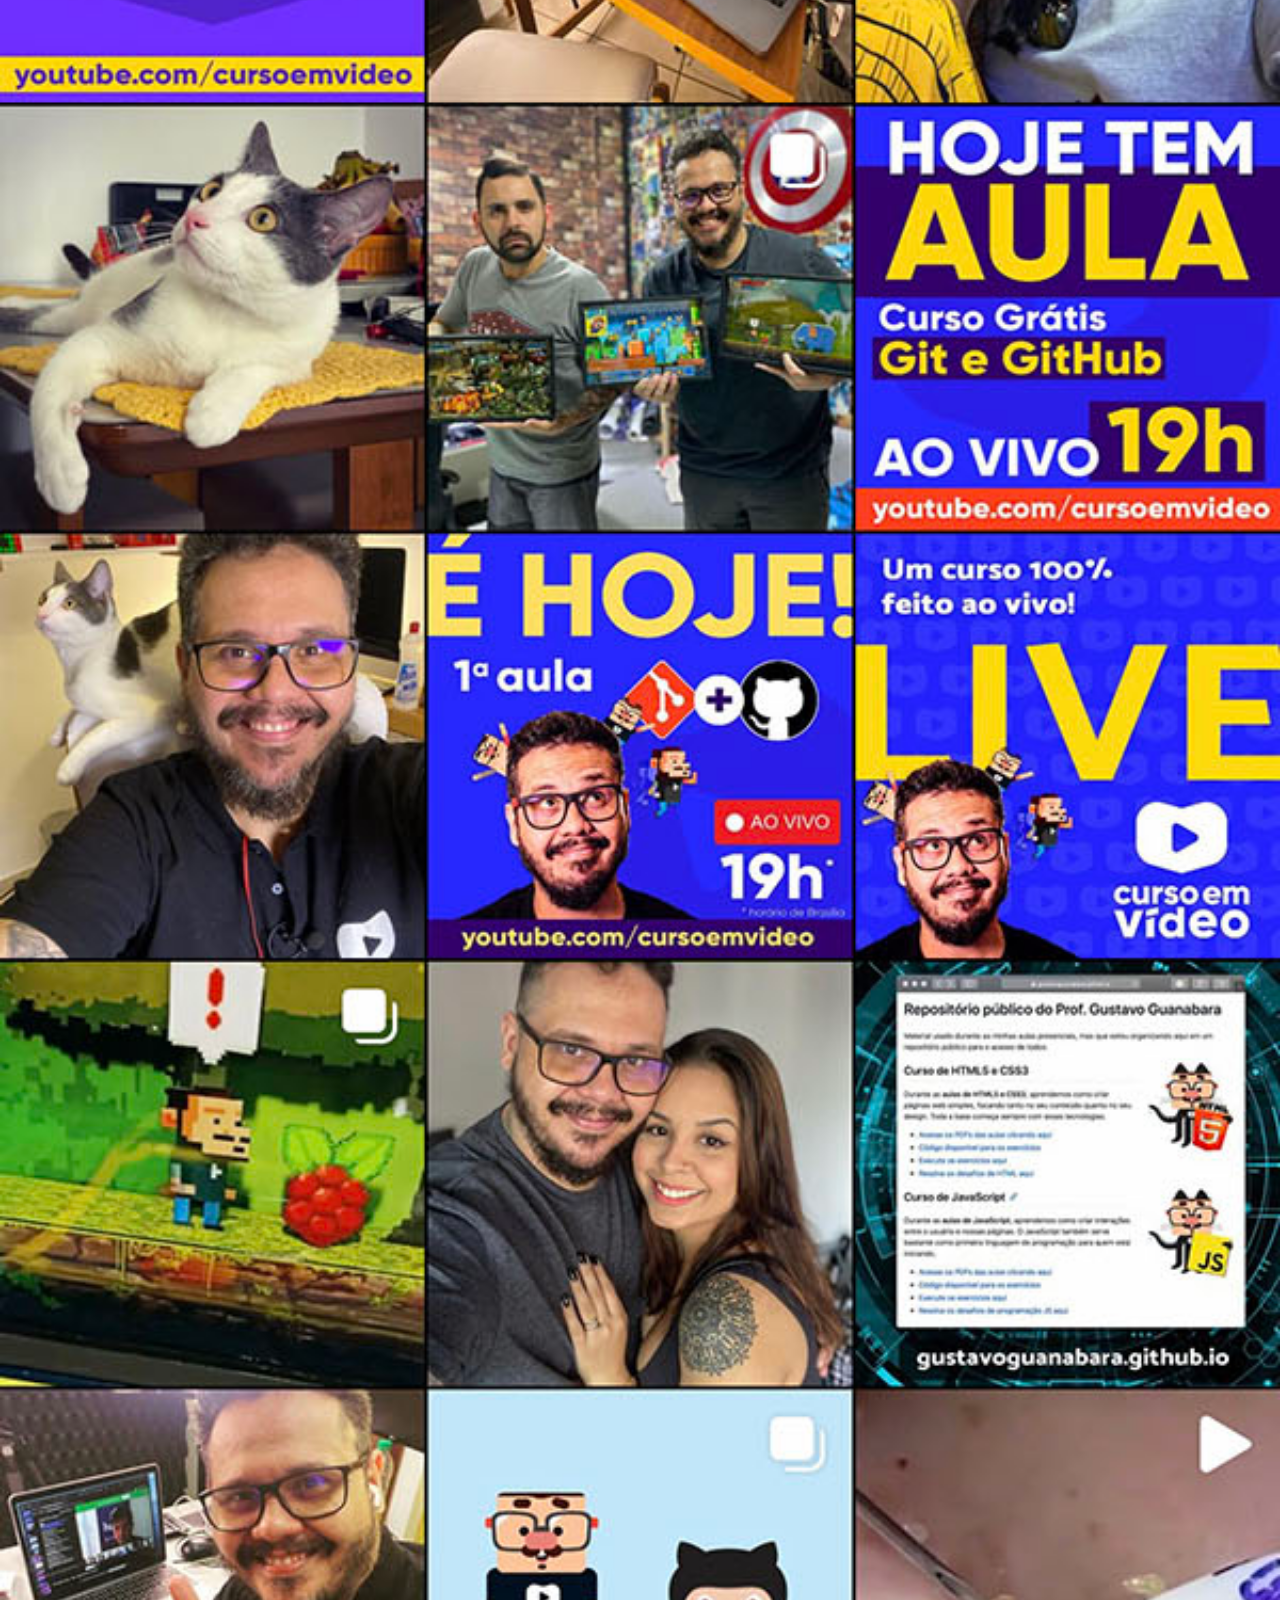
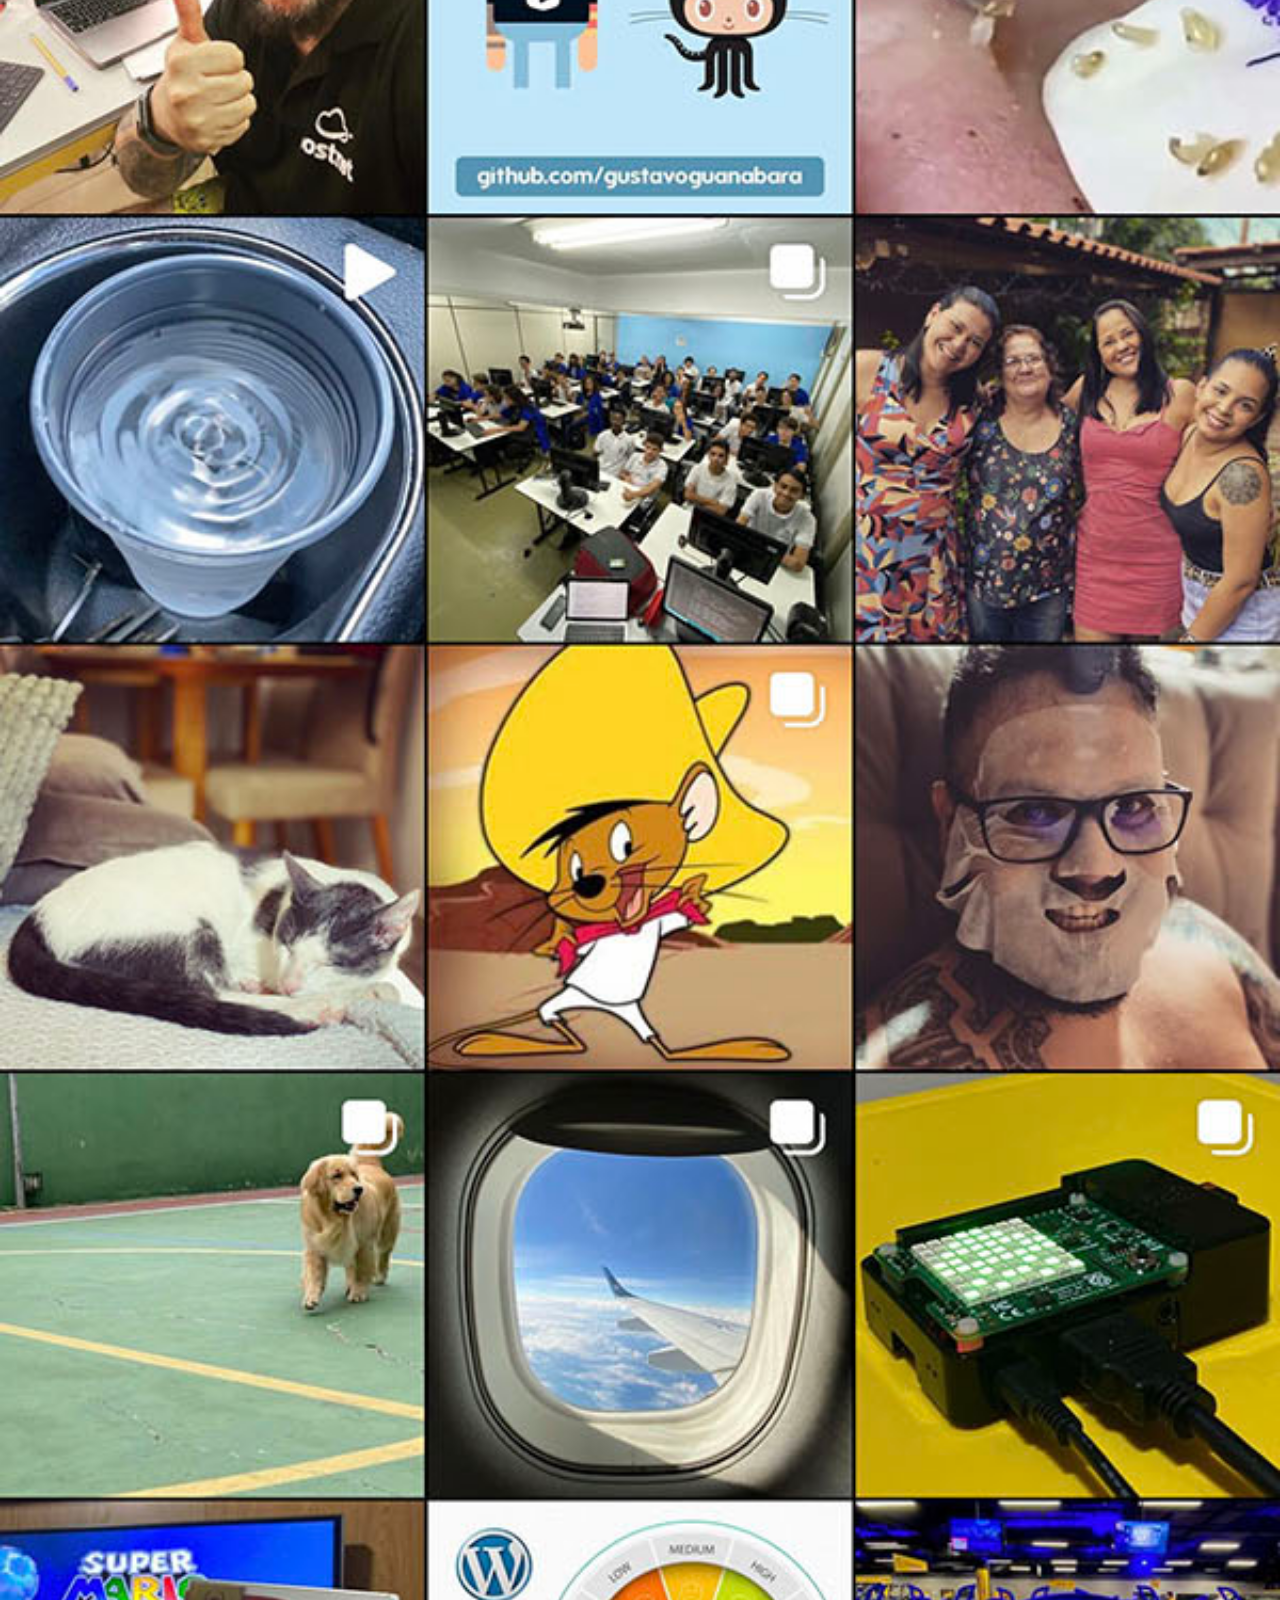
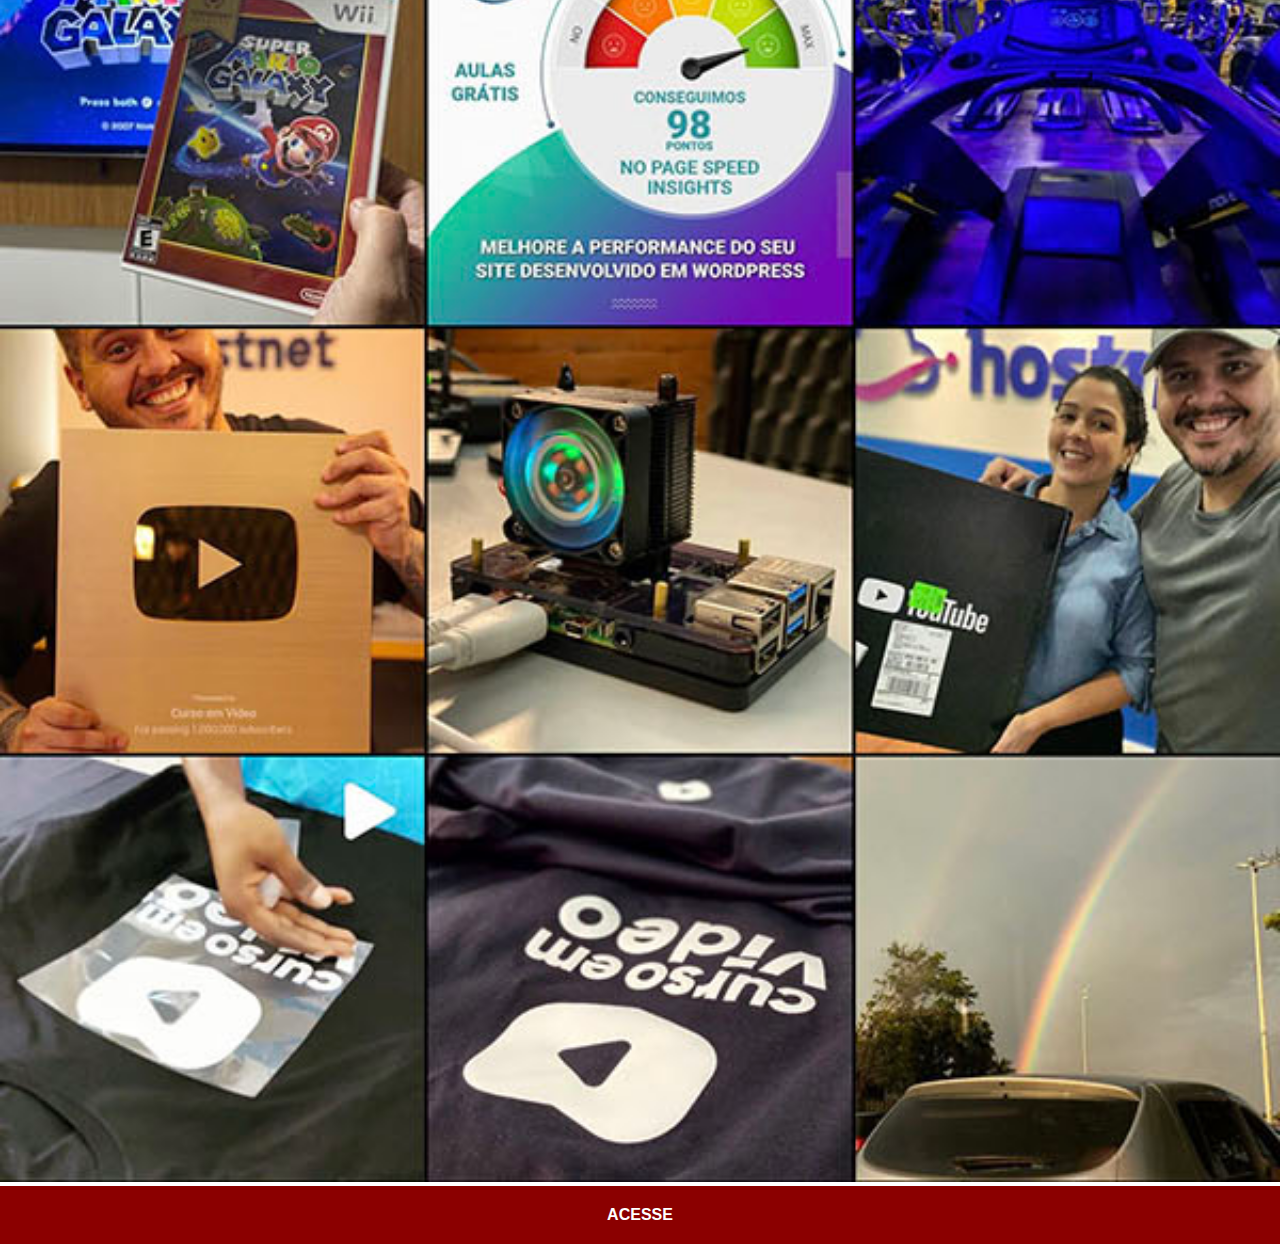
<file: instagram.html>
<!DOCTYPE html>
<html lang="en">
<head>
    <meta charset="UTF-8">
    <meta http-equiv="X-UA-Compatible" content="IE=edge">
    <meta name="viewport" content="width=device-width, initial-scale=1.0">
    <title>Instagram</title>
    <link rel="stylesheet" href="estilos/social.css">
</head>
<body>
   <img src="imagens/tela-instagram.jpg" alt="Instagram">
   <a href="https://www.instagram.com/marcone.silv.3/" target="_blank">ACESSE</a>
</body>
</html>
</file>
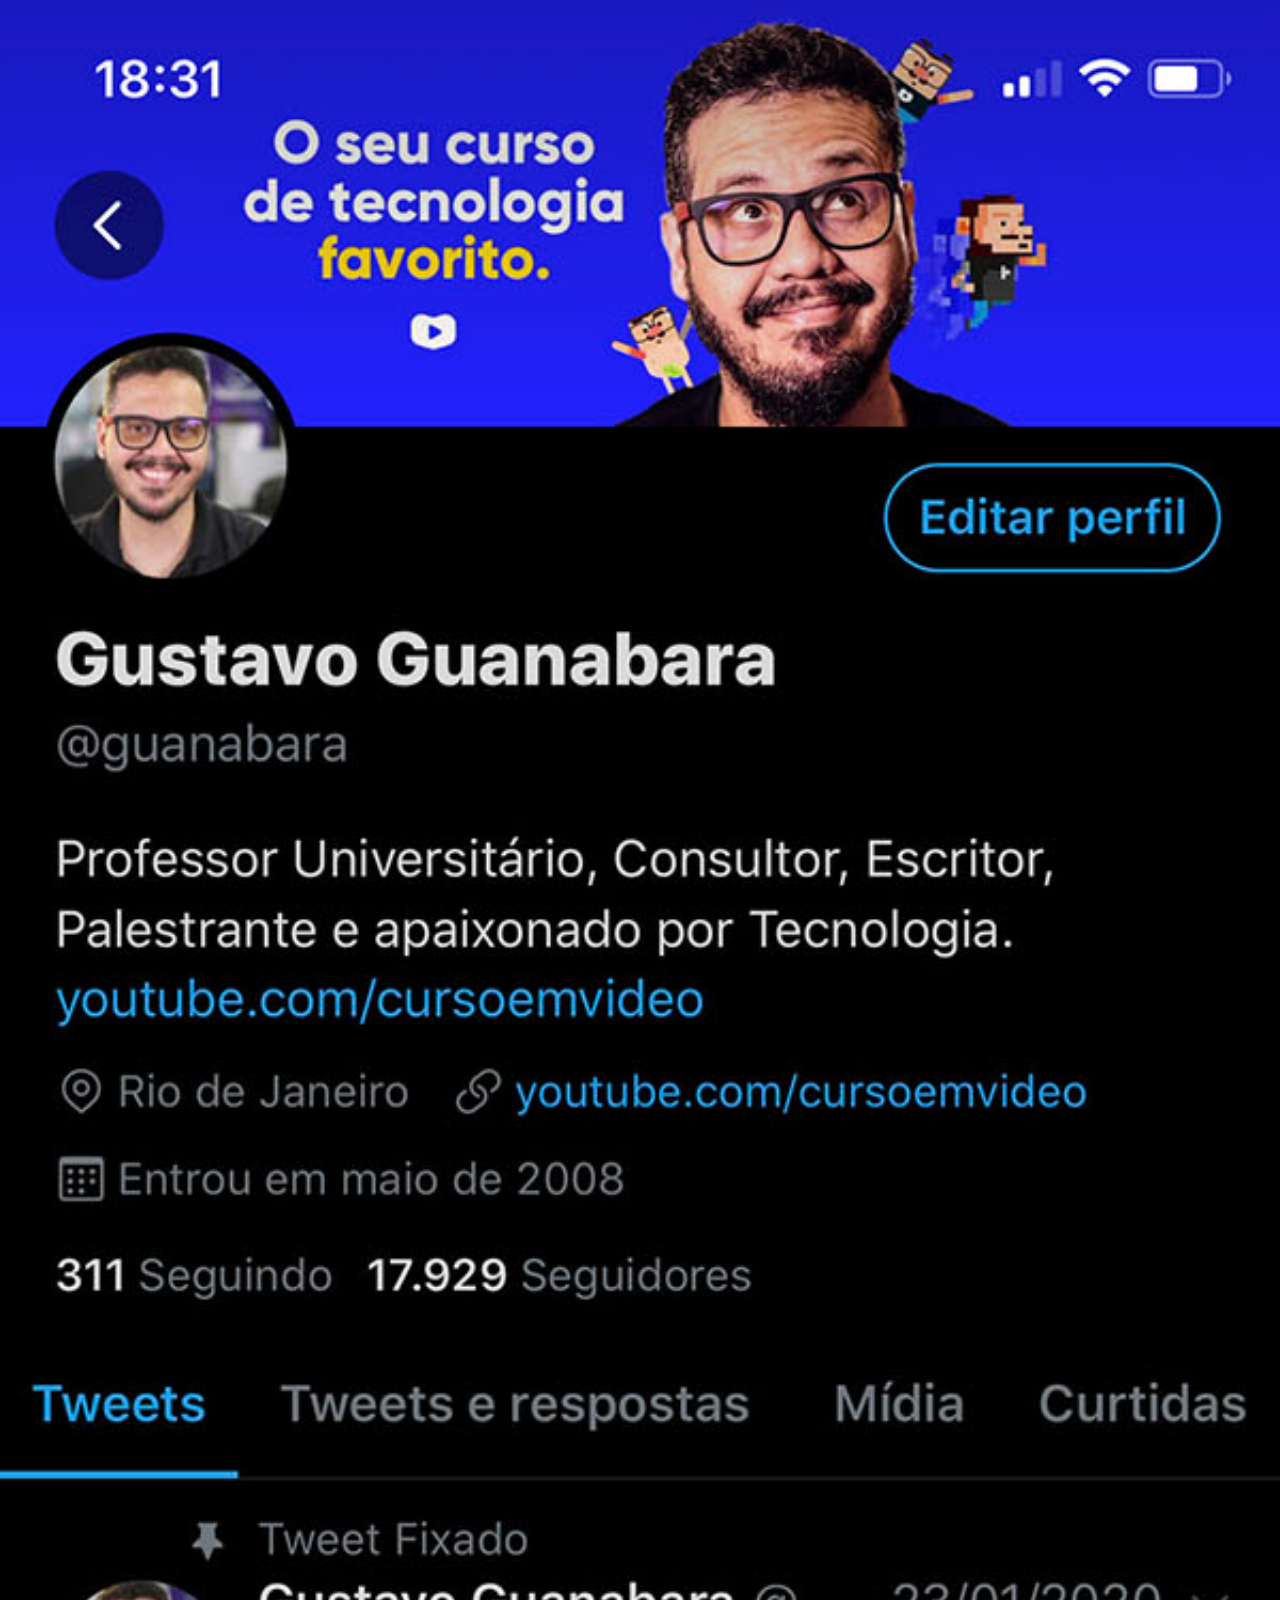
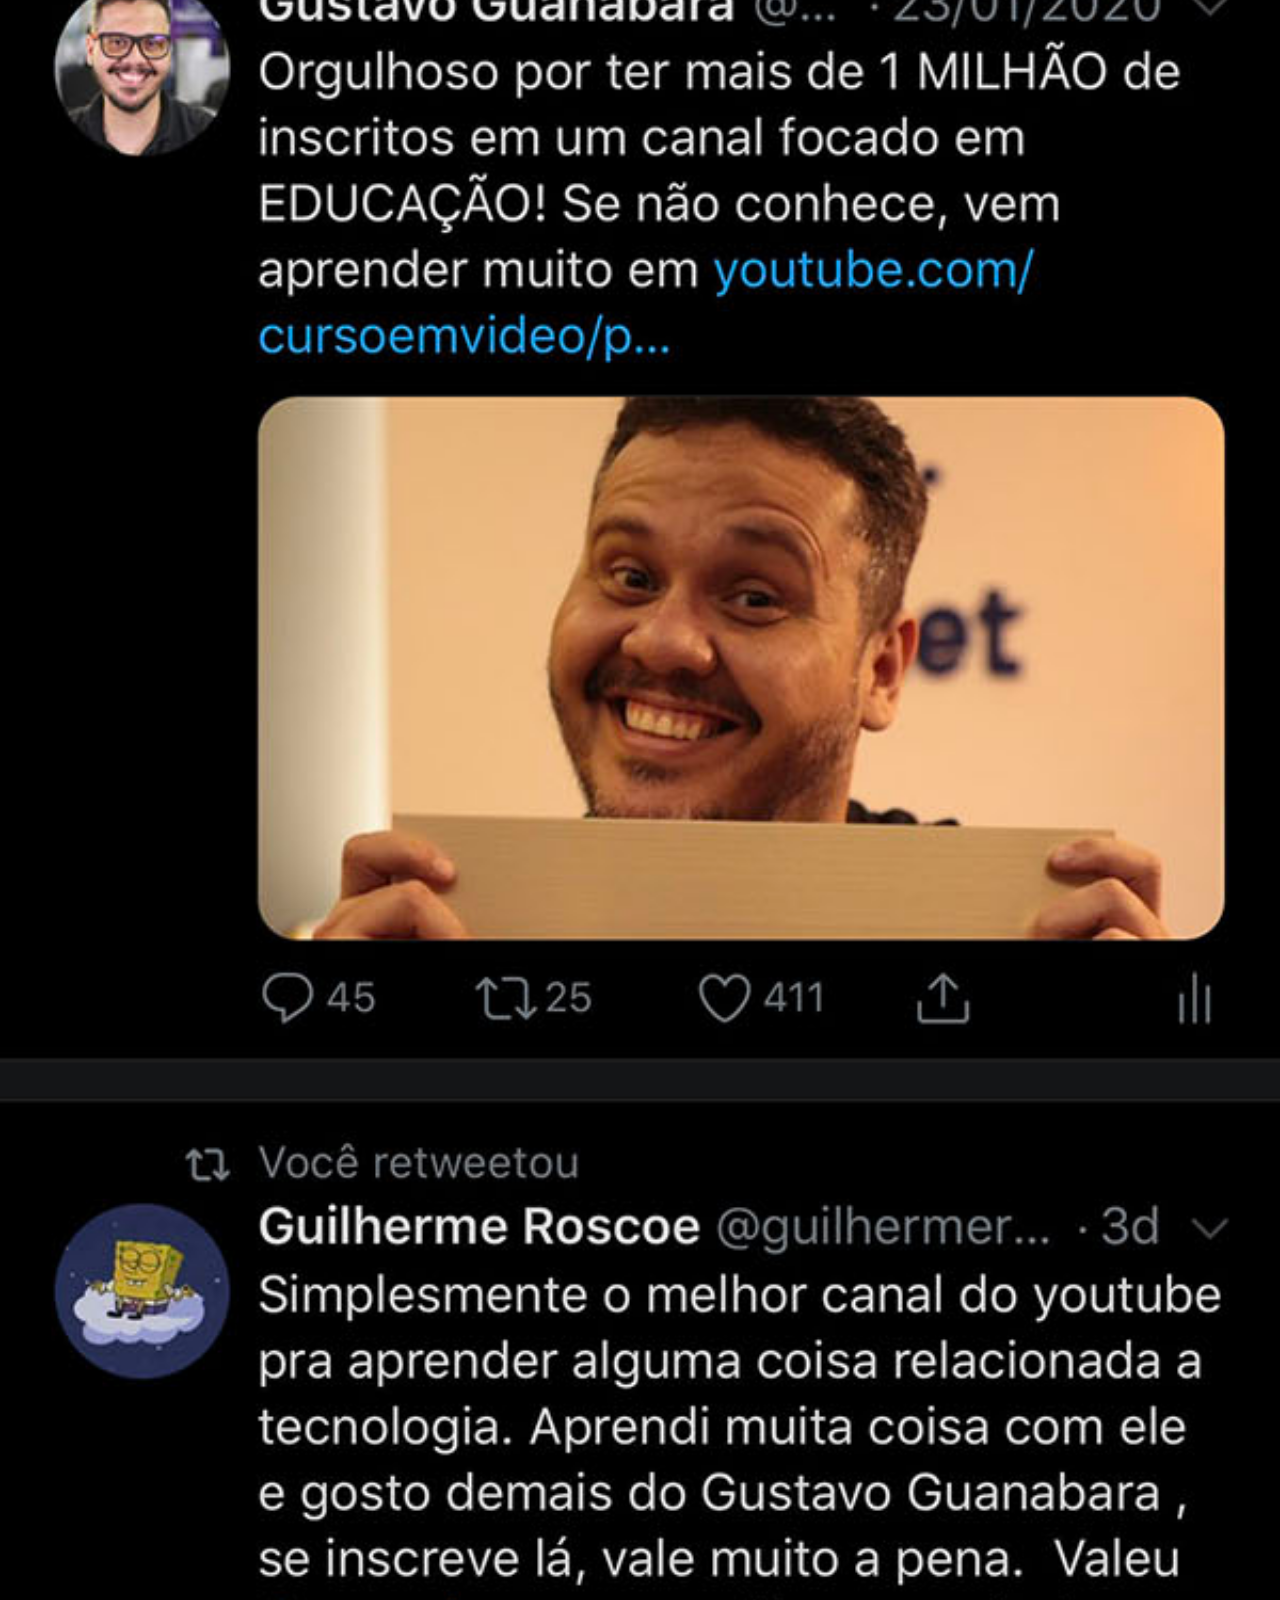
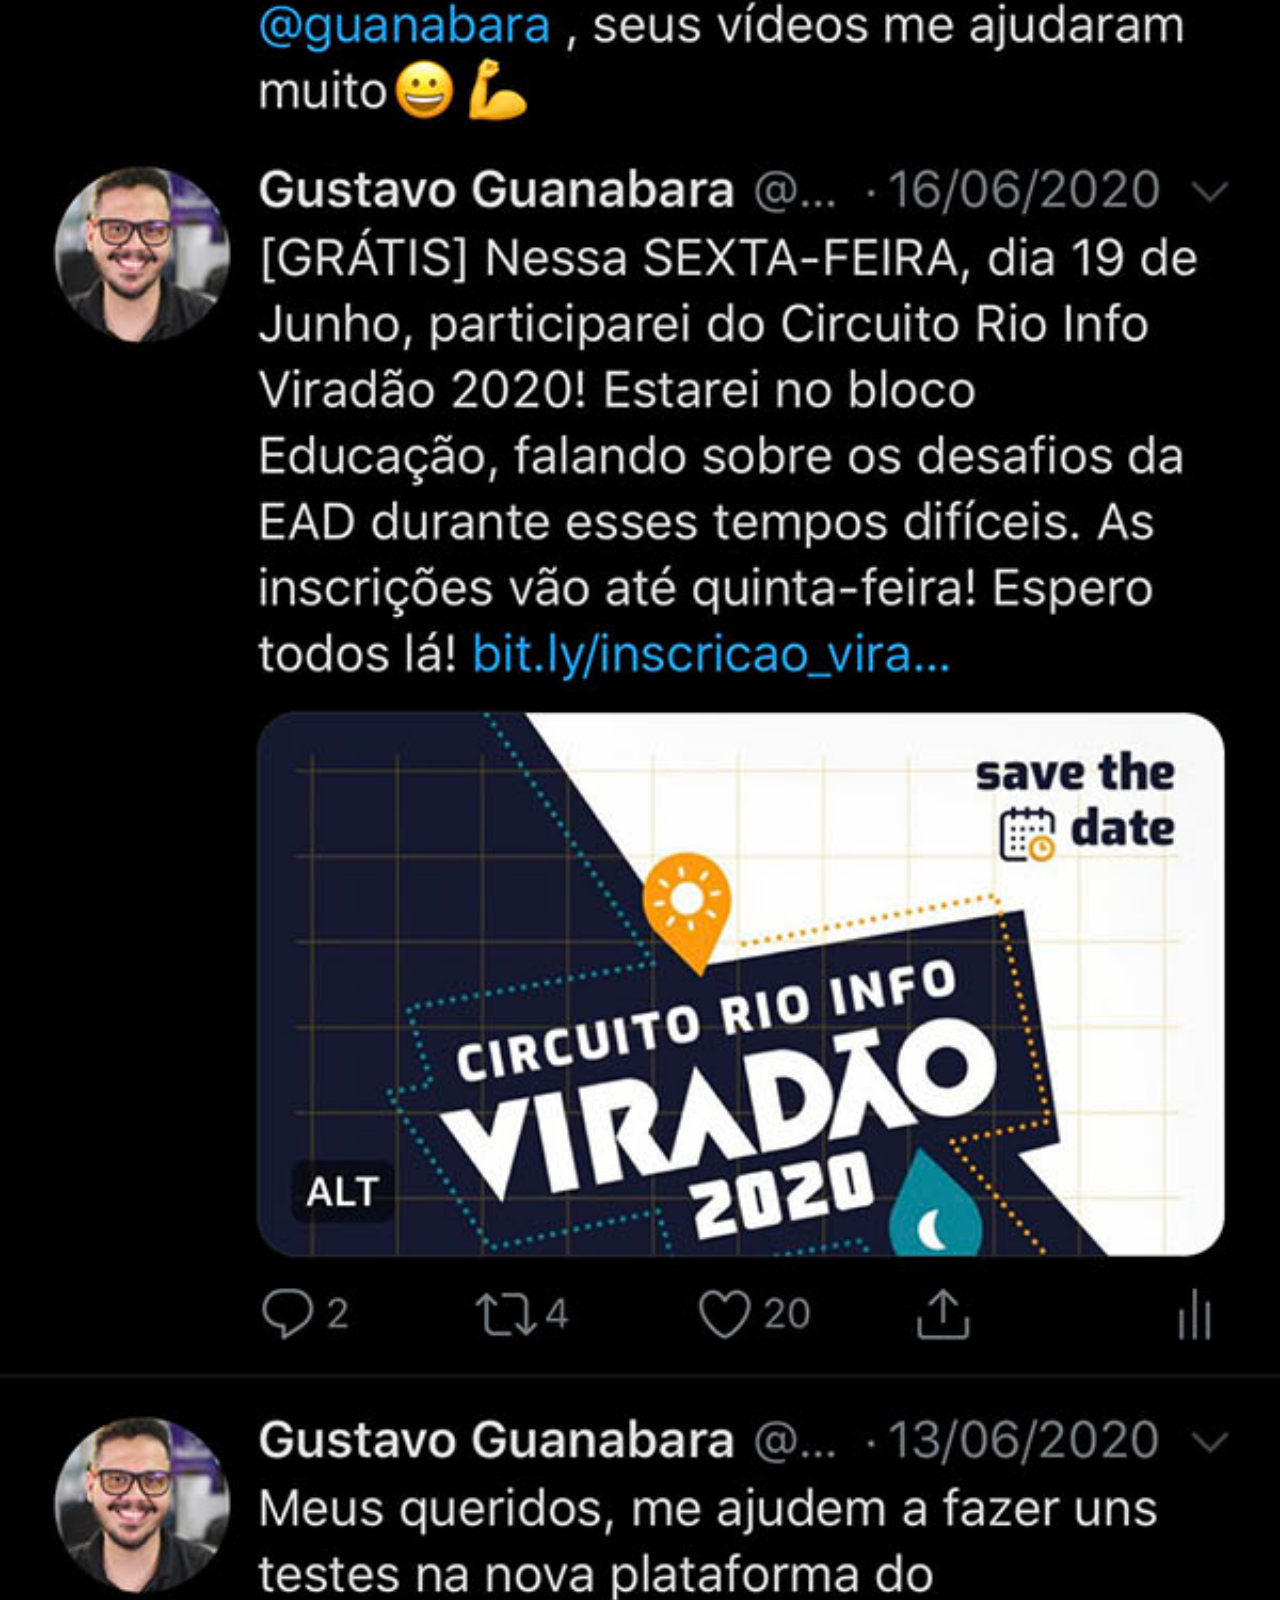
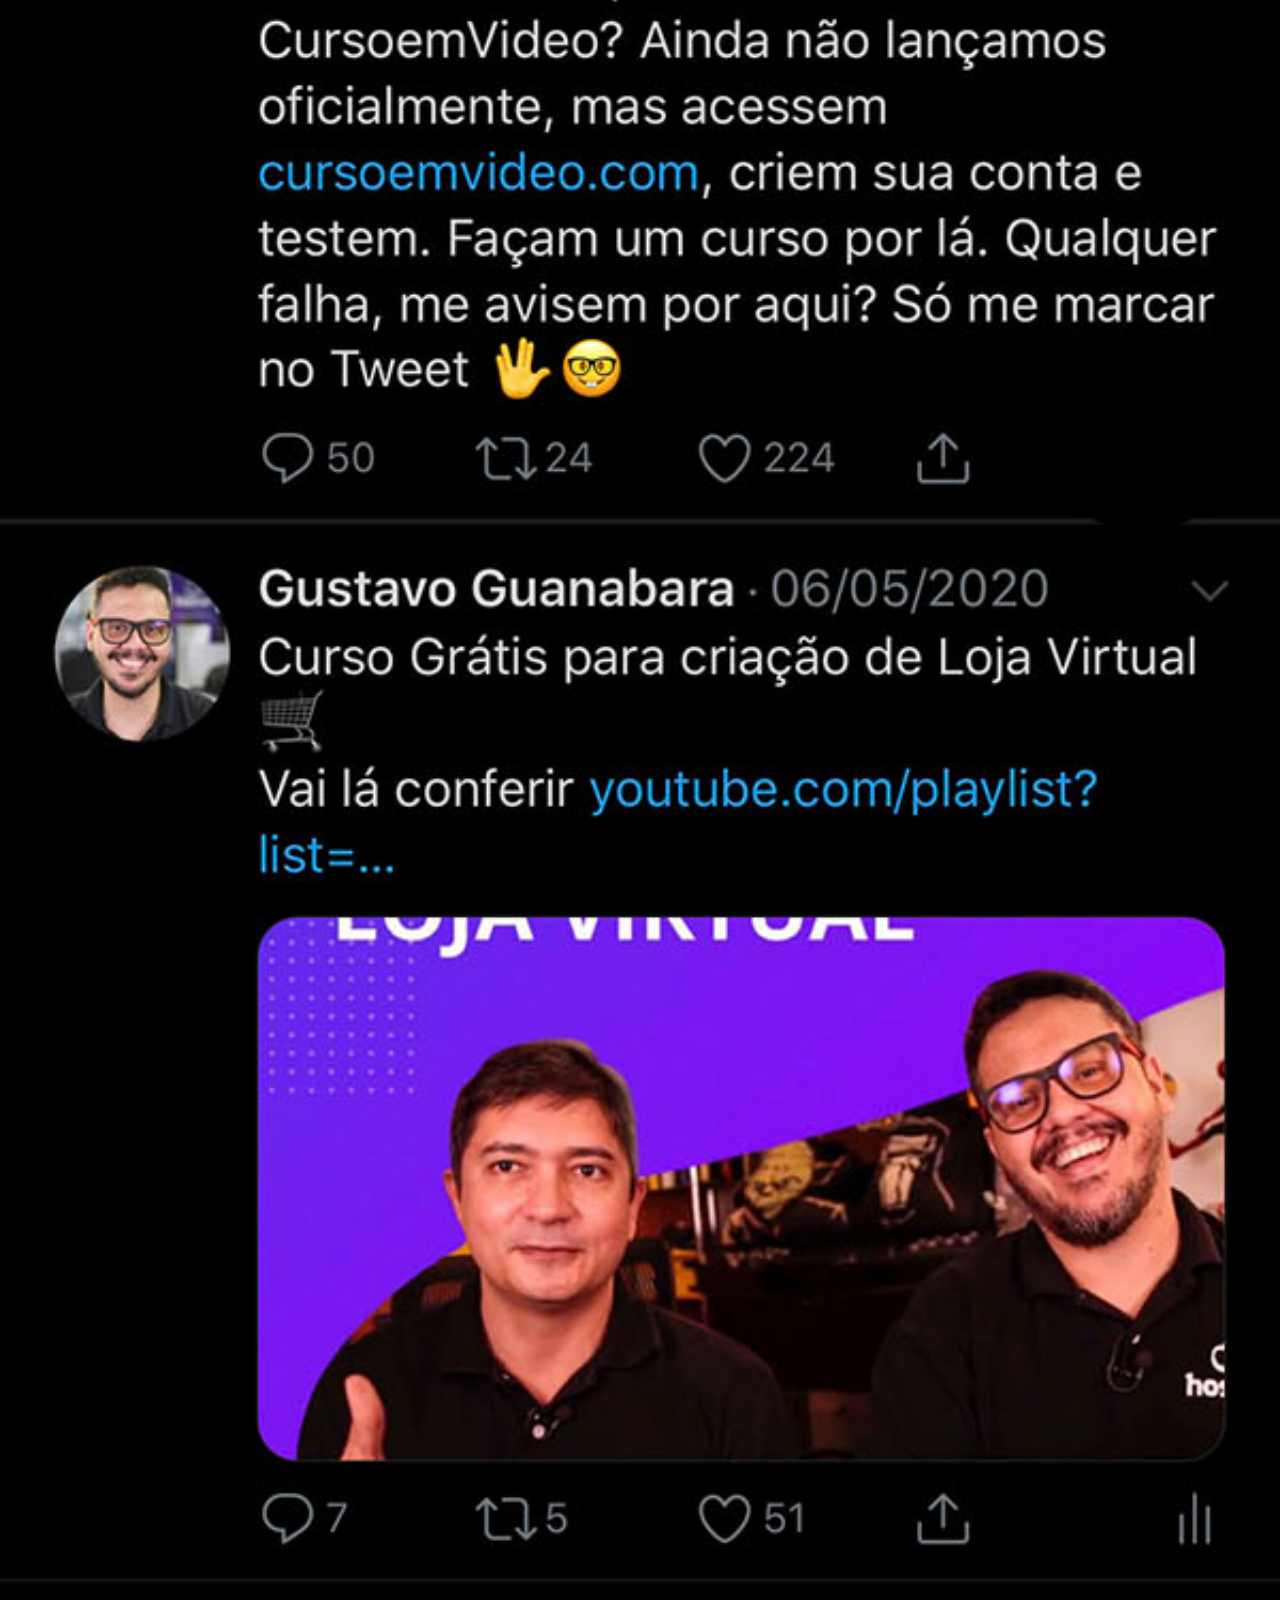
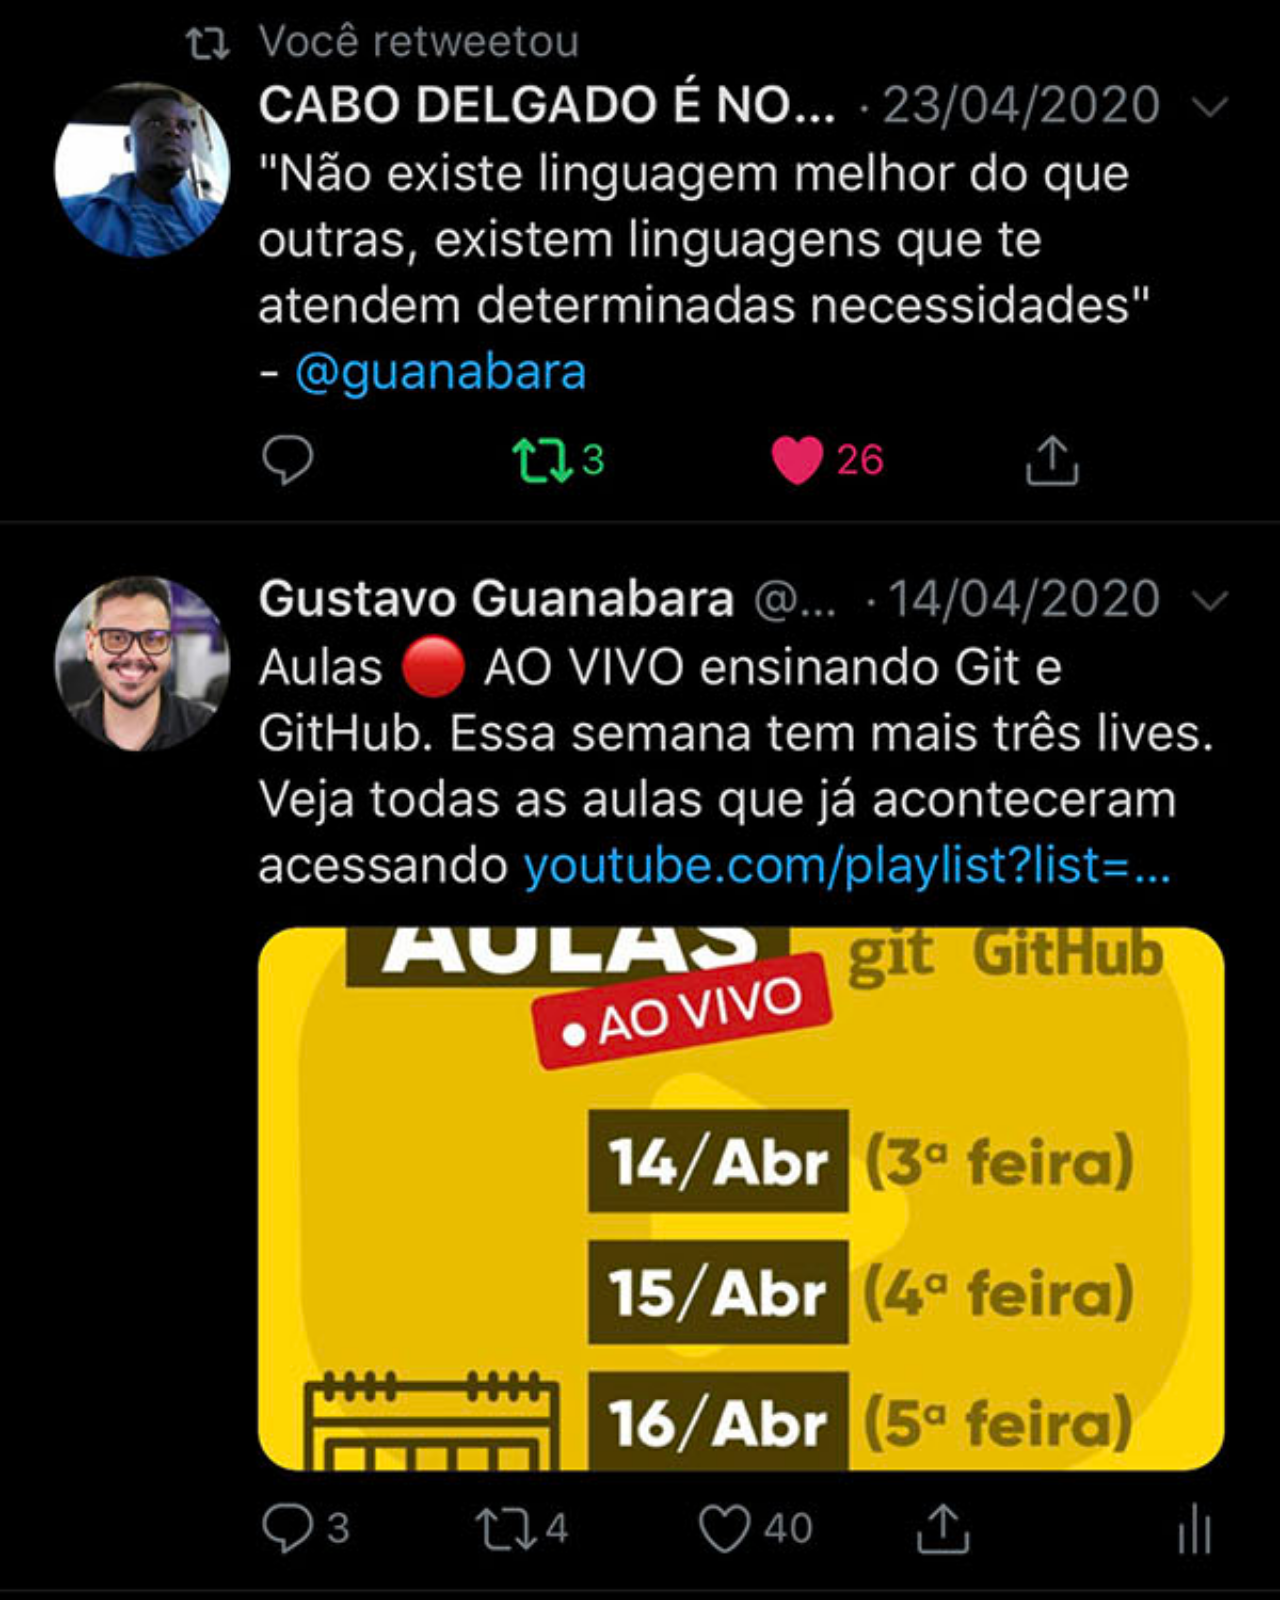
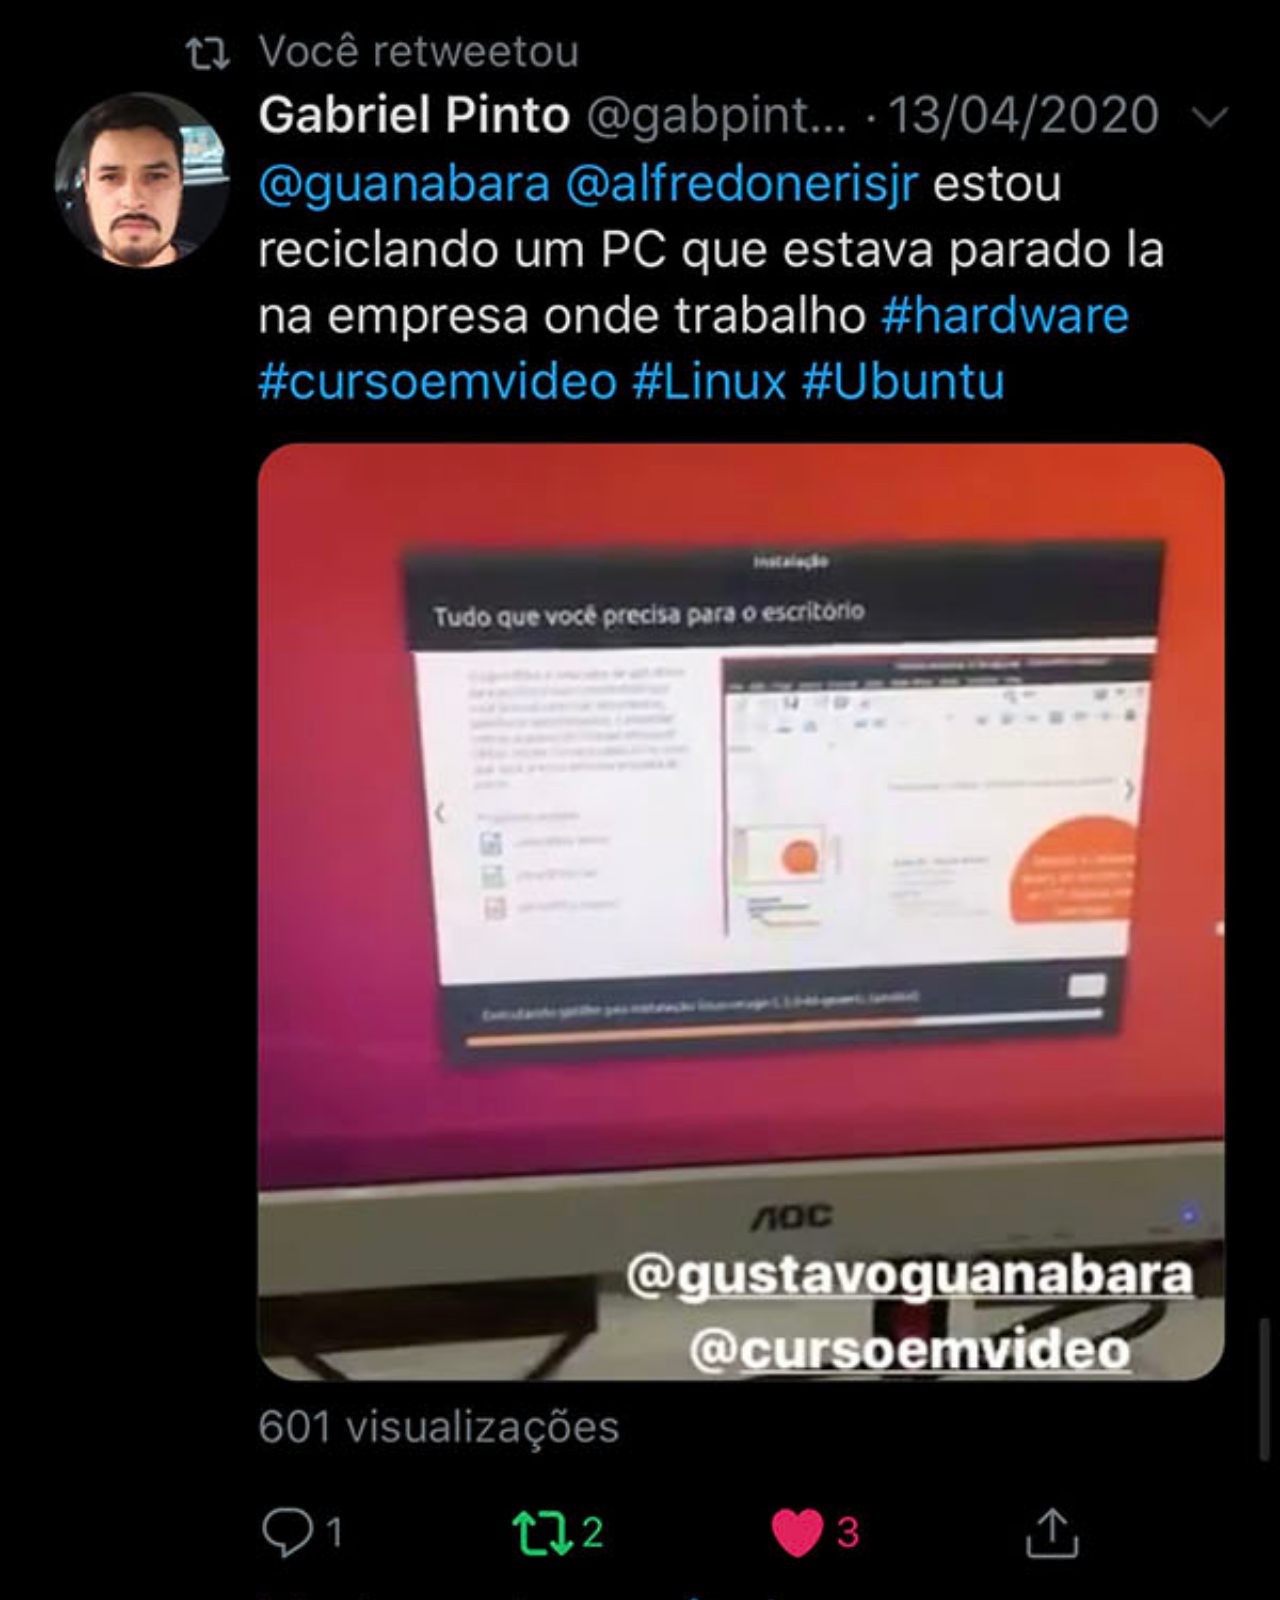
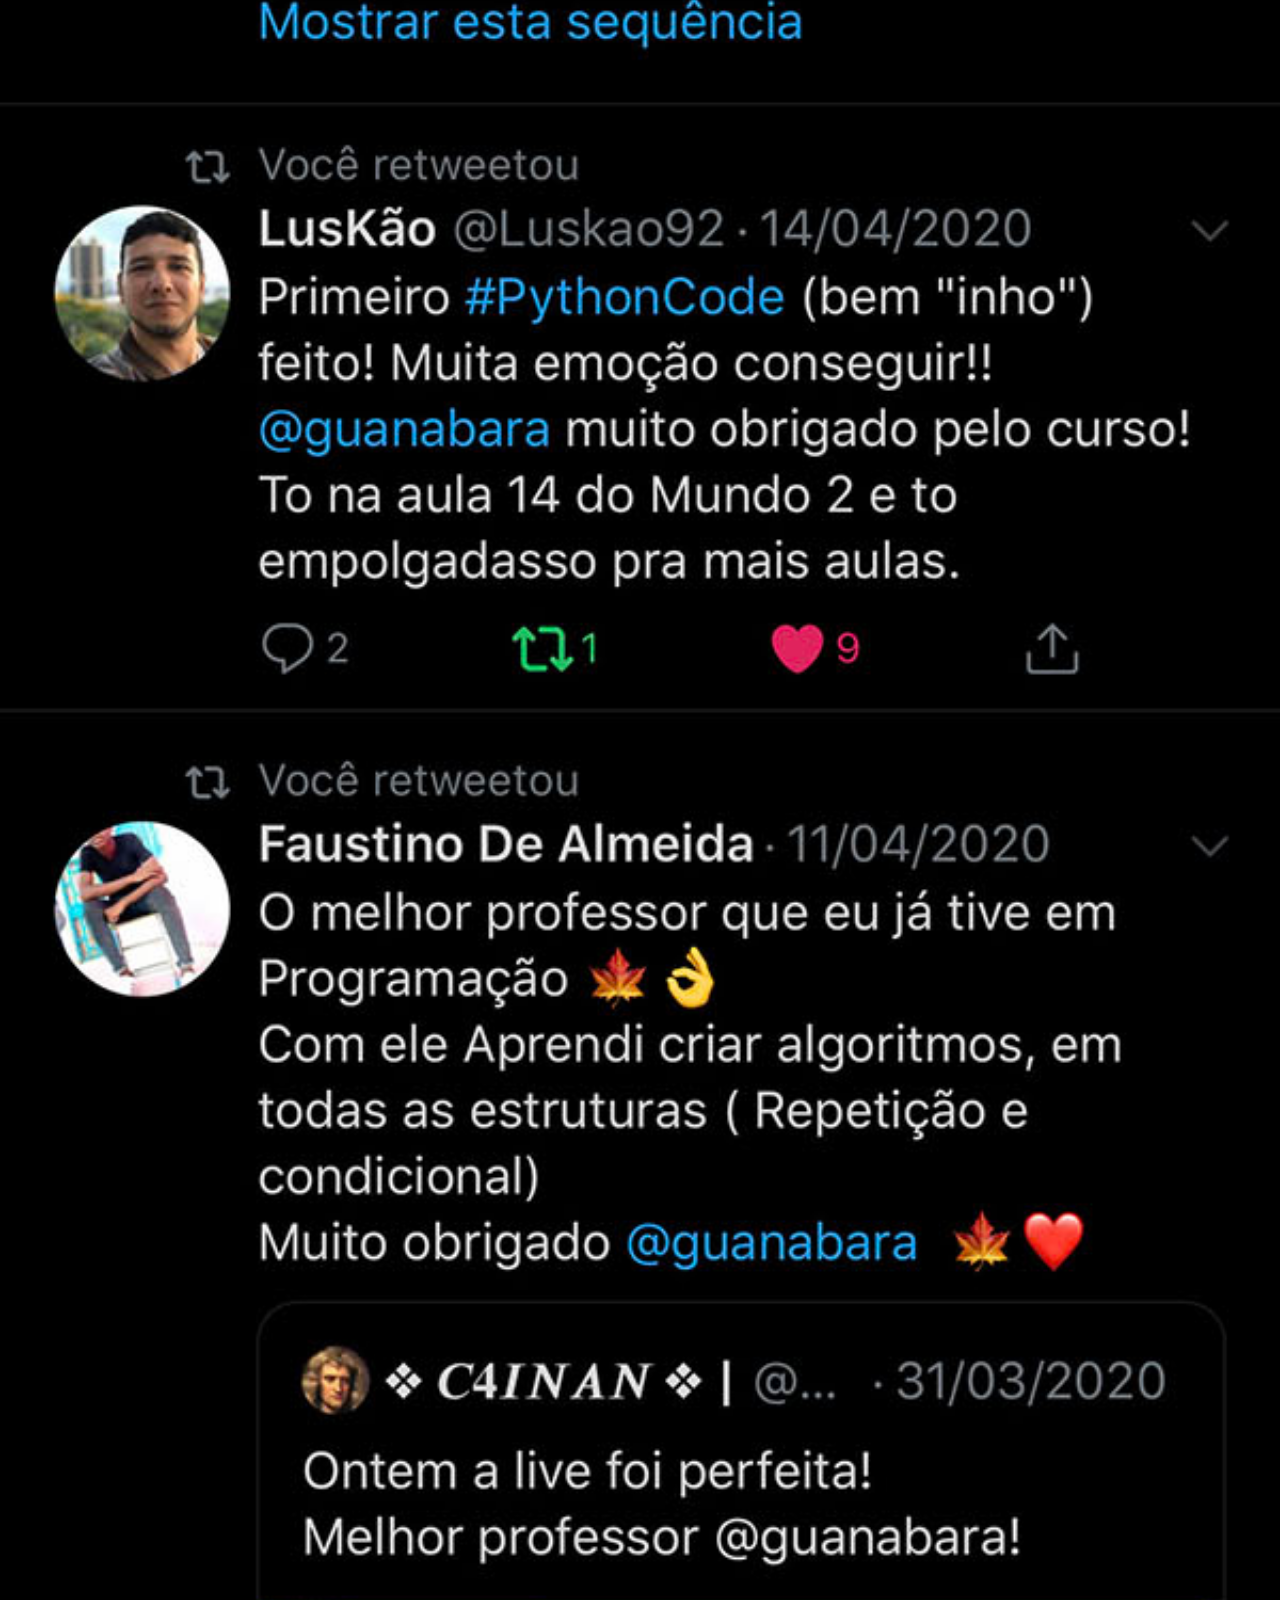
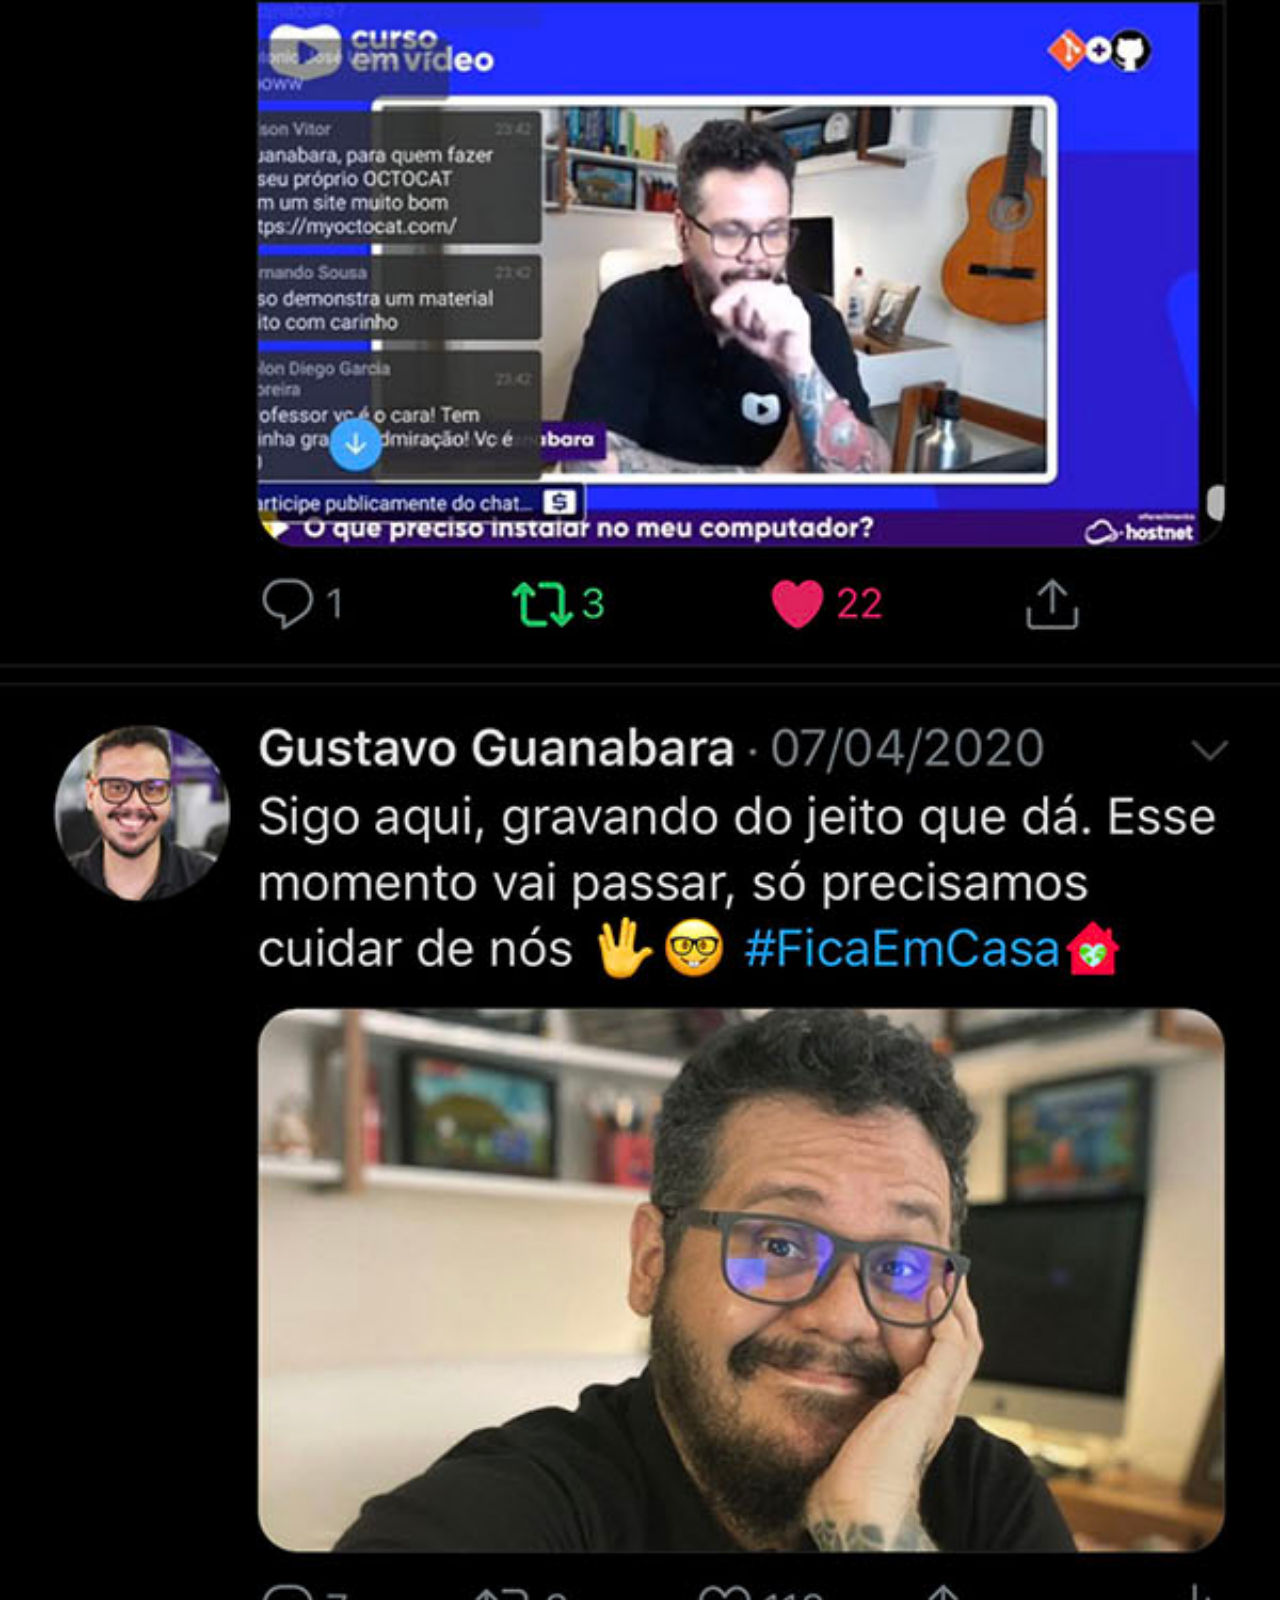
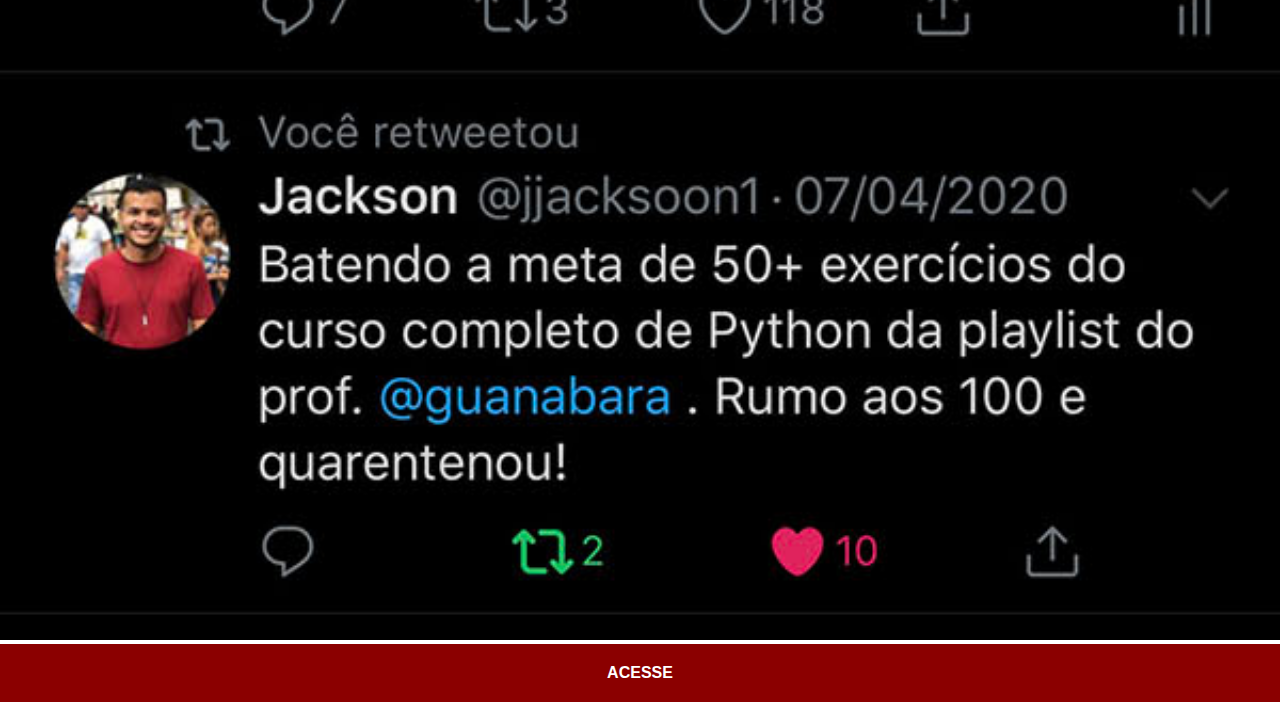
<file: twitter.html>
<!DOCTYPE html>
<html lang="en">
<head>
    <meta charset="UTF-8">
    <meta http-equiv="X-UA-Compatible" content="IE=edge">
    <meta name="viewport" content="width=device-width, initial-scale=1.0">
    <title>Twitter</title>
    <link rel="stylesheet" href="estilos/social.css">
</head>
<body>
    <img src="imagens/tela-twitter.jpg" alt="Twitter">
    <a href="https://twitter.com/" target="_blank">ACESSE</a>
</body>
</html>
</file>
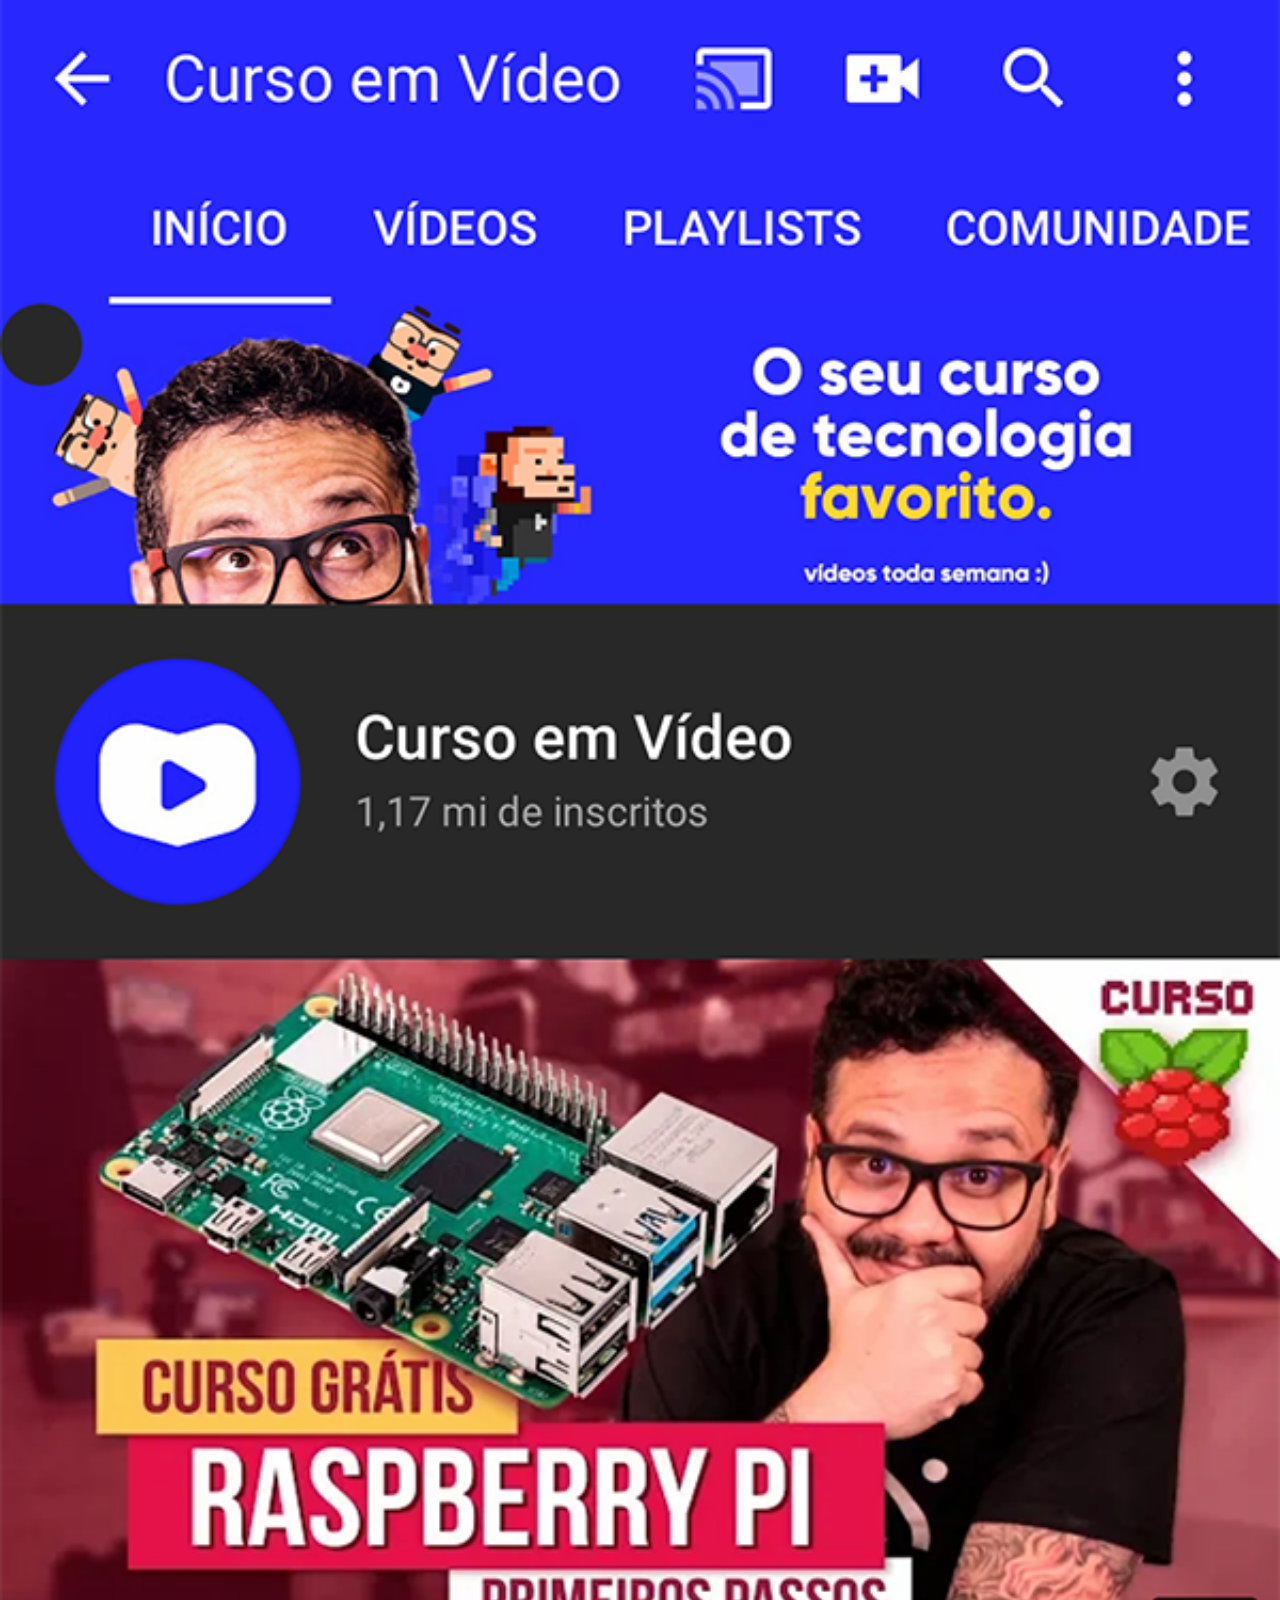
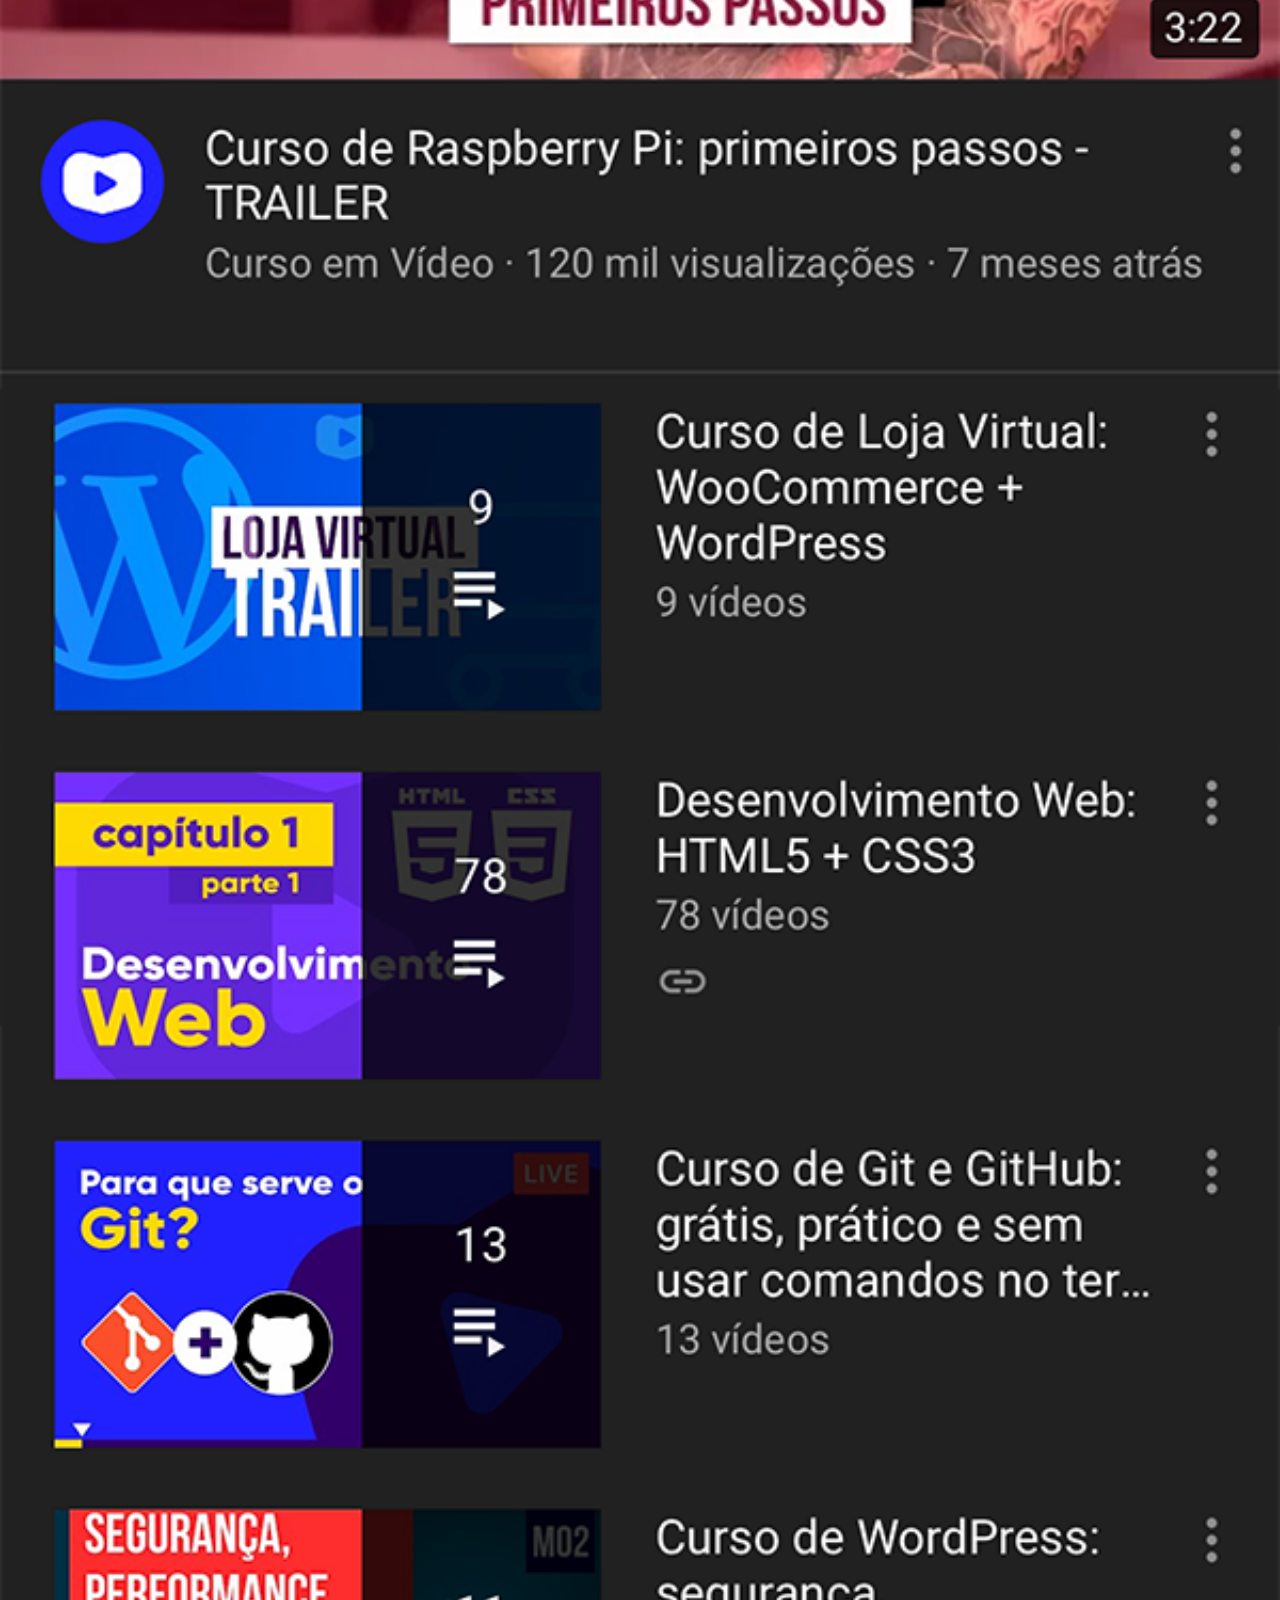
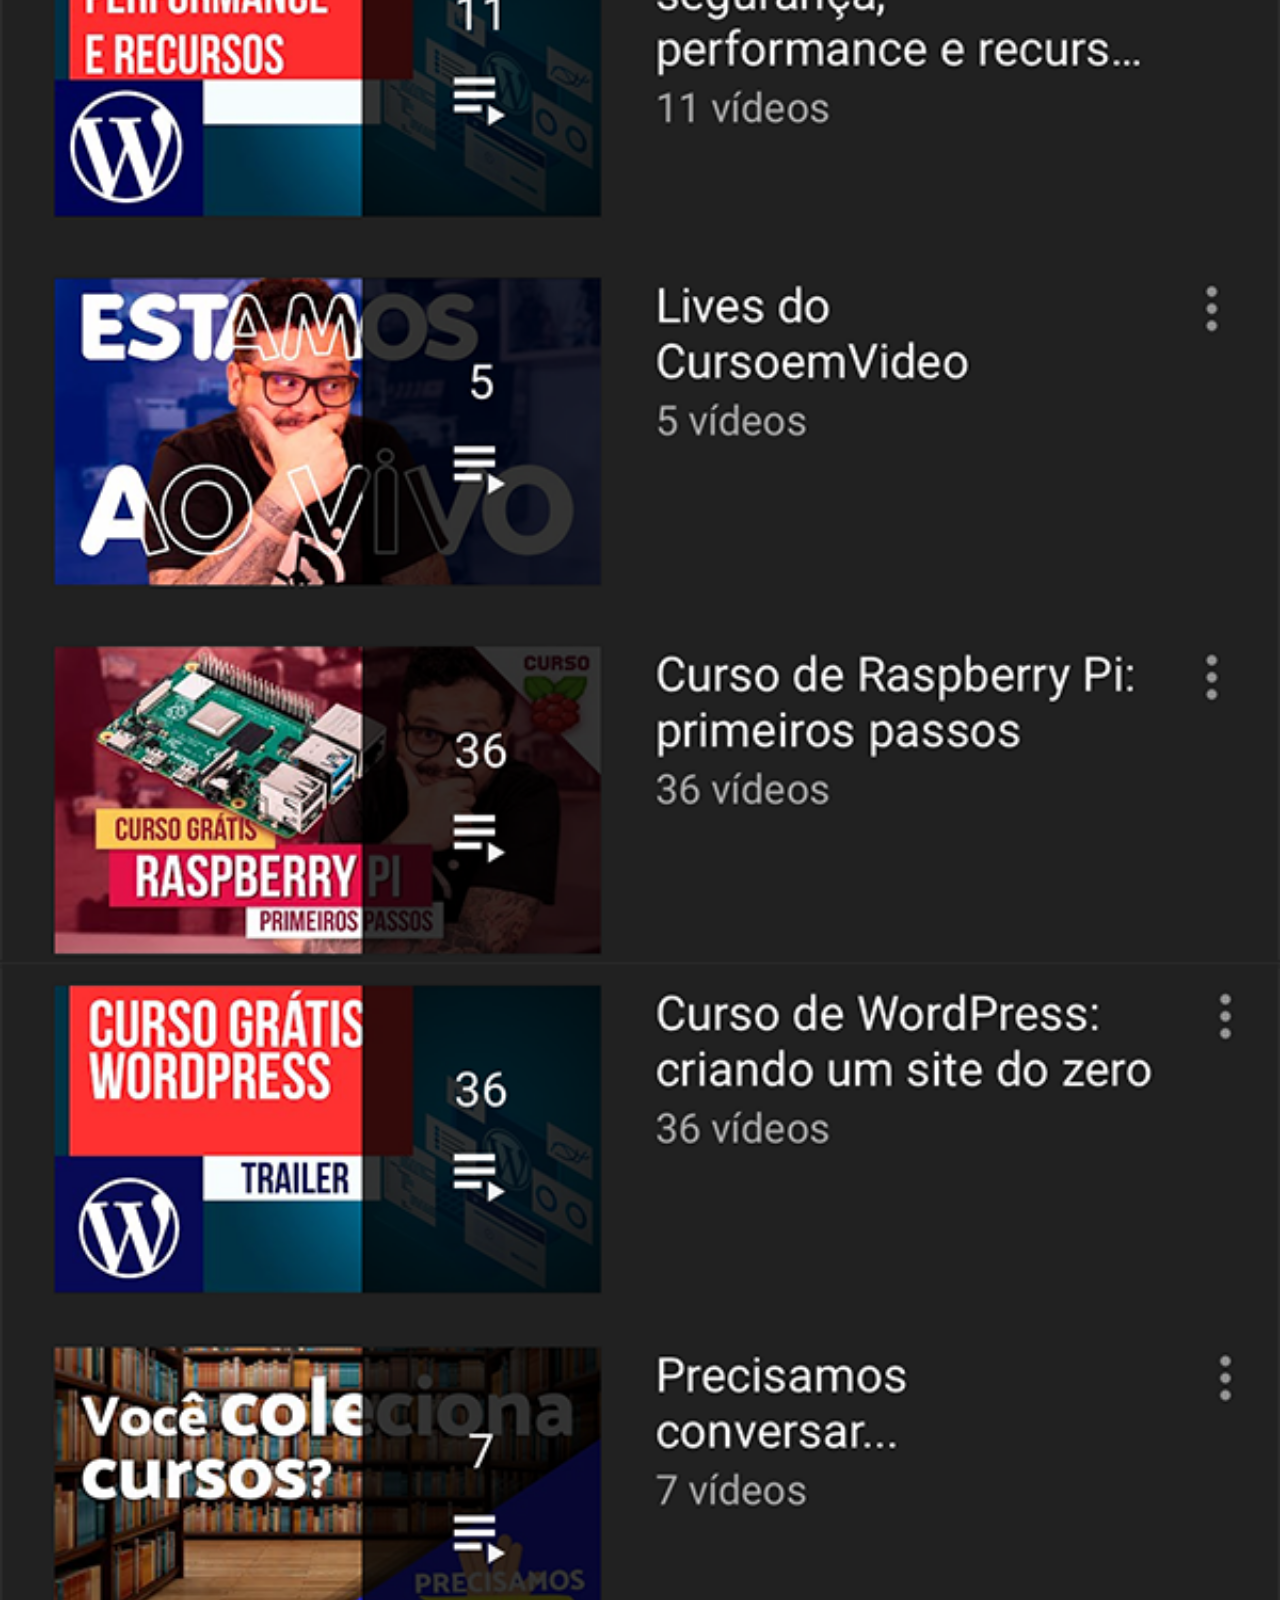
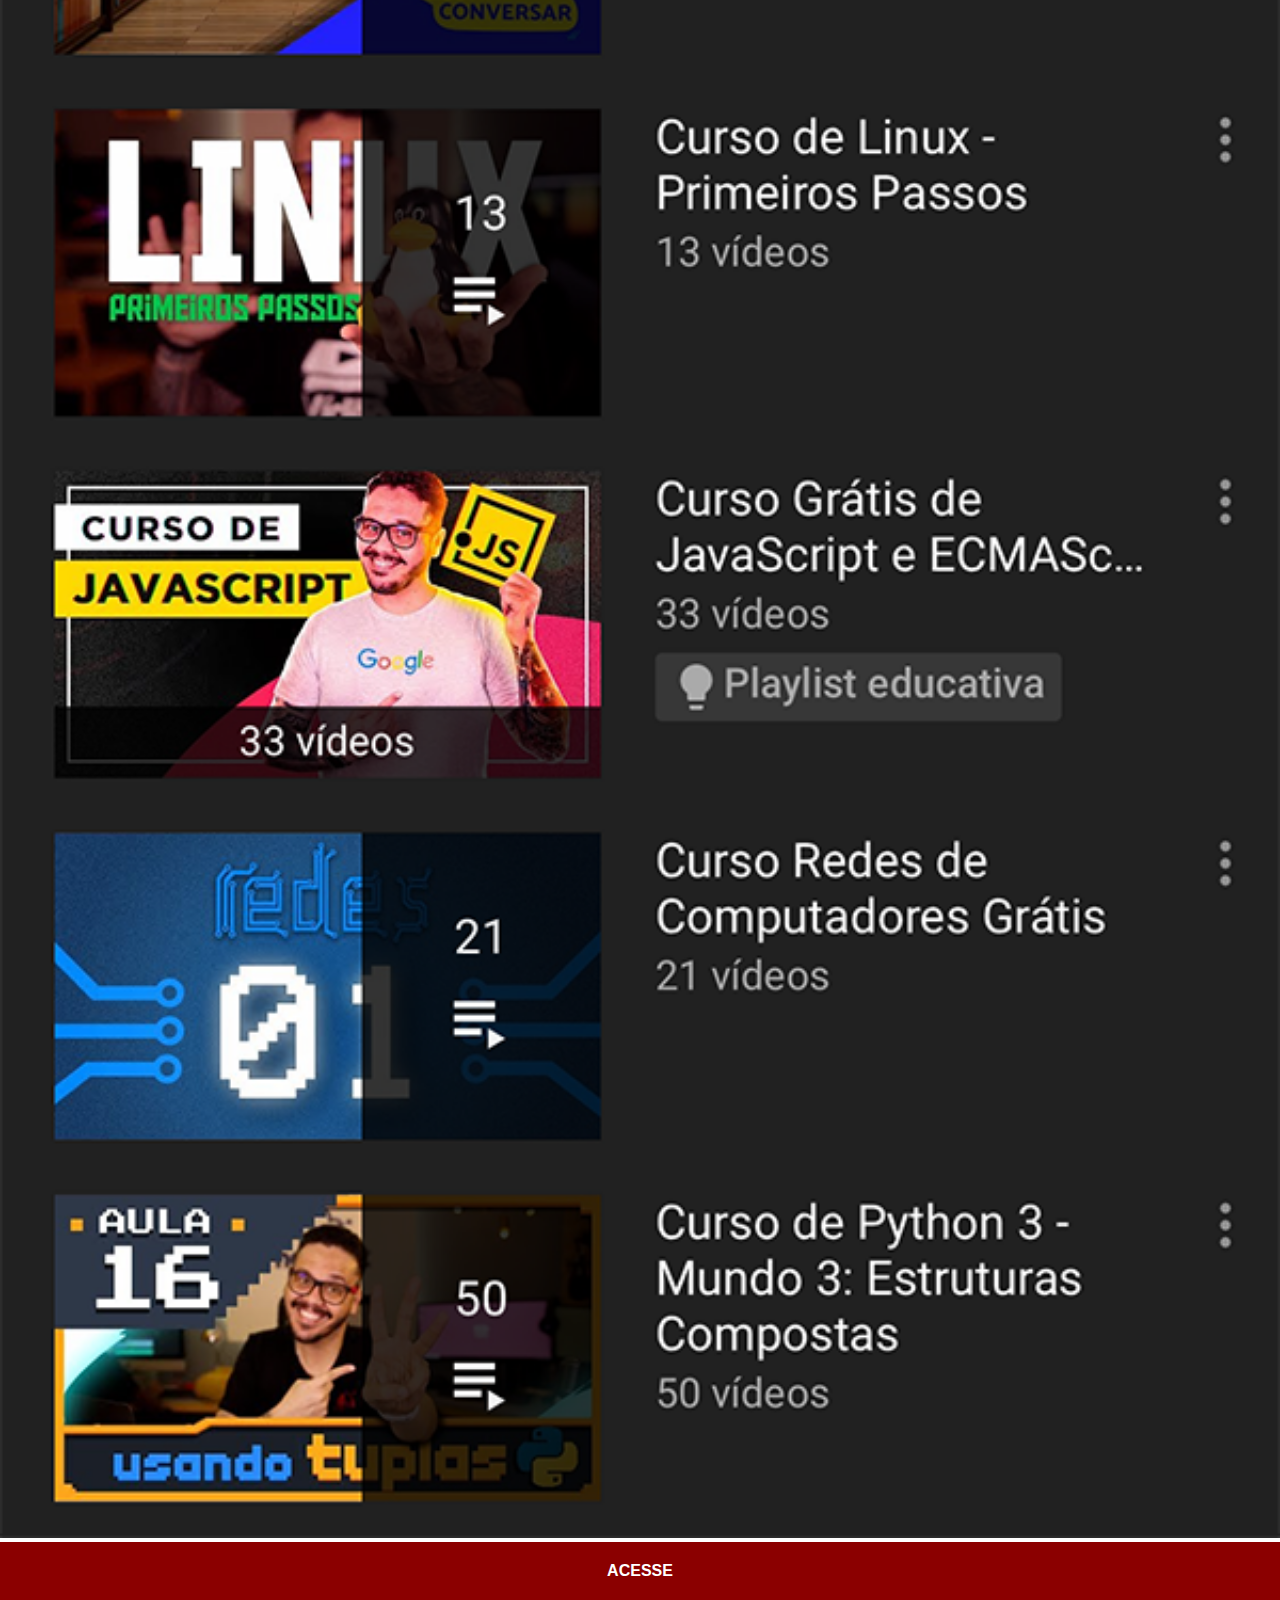
<file: youtube.html>
<!DOCTYPE html>
<html lang="en">
<head>
    <meta charset="UTF-8">
    <meta http-equiv="X-UA-Compatible" content="IE=edge">
    <meta name="viewport" content="width=device-width, initial-scale=1.0">
    <title>Youtube</title>
    <link rel="stylesheet" href="estilos/social.css">
</head>
<body>
    <img src="imagens/tela-youtube.png" alt="Youtube">
    <a href="https://www.youtube.com/c/CursoemV%C3%ADdeo/playlists" target="_blank">ACESSE</a>
</body>
</html>
</file>
<file: estilo/style.css>
@charset "UTF-8";

* {
    margin: 0px;
    padding: 0px;
    font-family: Arial, Helvetica, sans-serif;
}

html, body{
   
    height: 100vh;
    width: 100vw;
    background-color: black;

}

body {
    background: url('../imagens/fundo-madeira.jpg');
    background-size: cover;
    background-attachment: fixed;
    background-size: cover;
}


main {
    position: relative;
    height: 100vh;
    position: relative;
    
}


section#telefone{
    position: absolute;
    top: 50%;
    left: 50%;
    transform: translate(-50%, -50%);
    height: 627px;
    width: 311px;
    background: url('../imagens/frame-iphone.png') no-repeat;
}

iframe#tela{
    position: relative;
    top: 80px;
    left: 22px;
    width: 267px;
    height: 471px;
}
section#redes-sociais{
    text-align: right;
}

section#redes-sociais  img {
   width: 50px;
   margin: 10px;
   border-radius: 50%;
   box-shadow: 2px 2px 5px rgba(0, 0, 0, 0.400);
   box-sizing: border-box;
 

}

section#redes-sociais  img:hover{
    border: 2px solid rgba(255, 255, 255, 0.637);
    transform: translate(-3px, -3px);
    box-shadow: 5px 5px 10px rgba(0, 0, 0, 0.623);
    transition: transform .3s; border: 1s;
}
</file>
<file: estilos/social.css>
@charset "UTF-8";

*{
    margin: 0px;
    padding: 0px;
    font-family: Arial, Helvetica, sans-serif;
 }

 ::-webkit-scrollbar {
     width: 0px;
     height: 0px;
 }

 img{

   width: 100vw;

 }

 a {
   display: block;
   background-color: darkred;
   color: white;
   padding: 20px;
   text-align: center;
   font-weight: bolder;
   text-decoration: none;
 }

 a:hover {
   background-color: red;
 }
</file>
